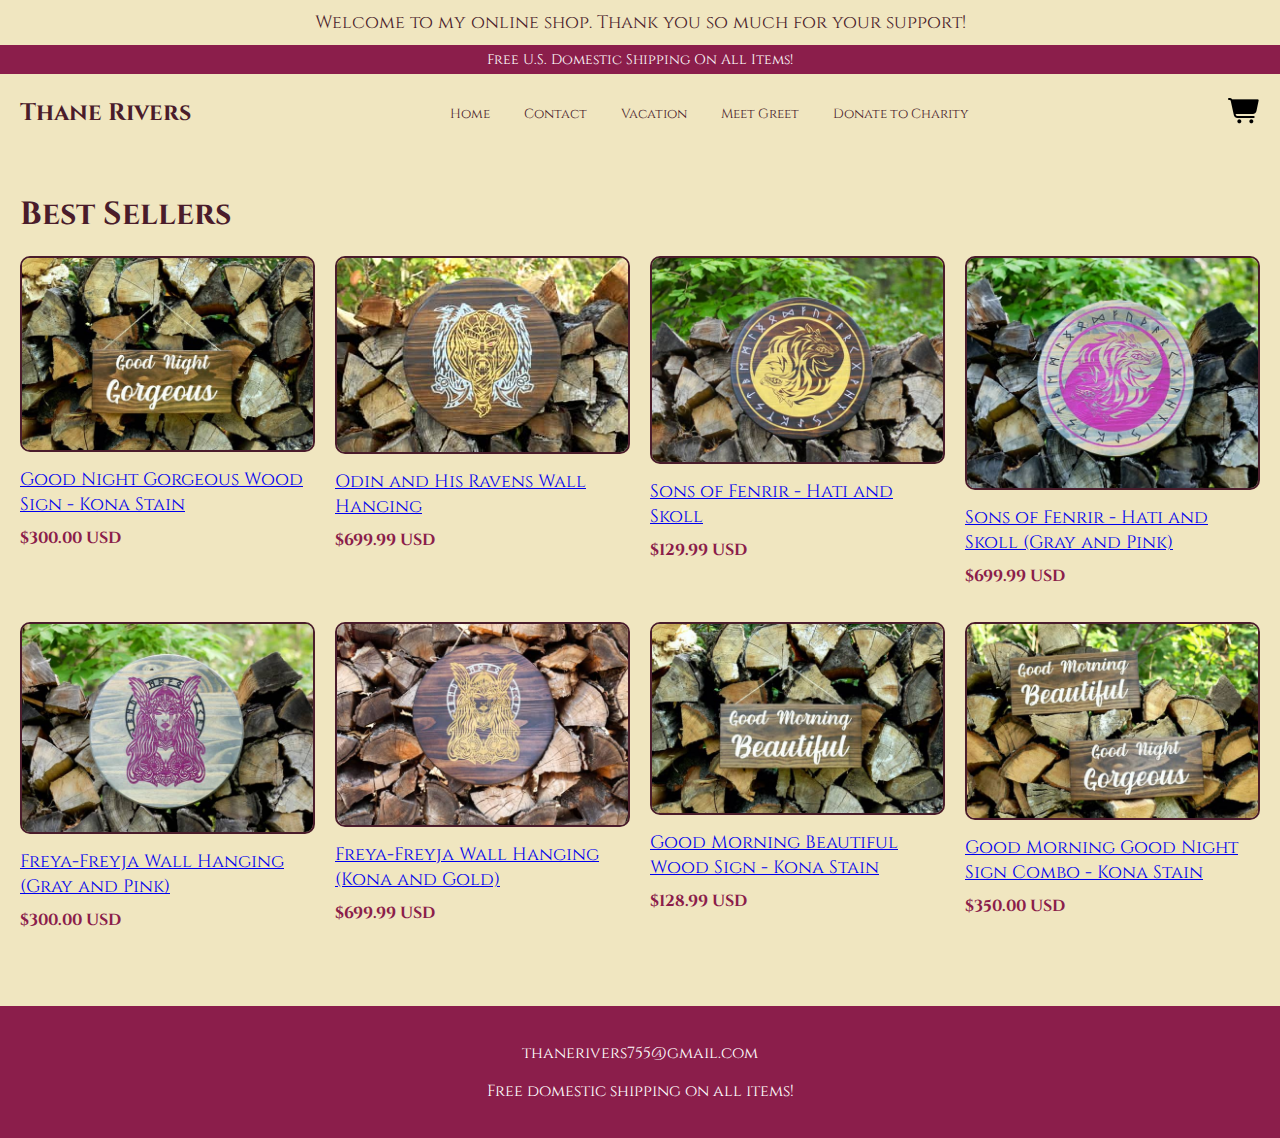
<file: index.html>
<!DOCTYPE html>
<html lang="en">
  <head>
    <meta charset="UTF-8" />
    <meta name="viewport" content="width=device-width, initial-scale=1.0" />
    <title>Thane Rivers</title>
    <link
      href="https://fonts.googleapis.com/css2?family=Cinzel:wght@400;700&display=swap"
      rel="stylesheet"
    />
    <link rel="stylesheet" href="homepage\styles.css" />
  </head>
  <body>
    <div class="top-banner">
      Welcome to my online shop. Thank you so much for your support!
    </div>
    <div class="shipping-banner">Free U.S. Domestic Shipping On All Items!</div>
    <header>
      <div class="logo">Thane Rivers</div>
      <nav>
        <a href="index.html"><small>Home</small></a>
        <a
          href="mailto: thanerivers755@gmail.com?subject=Inquires&body=1%20am%20interested%20in%20buy%20My%20name%is ."
          ><small>Contact</small></a
        >
        <a
          href="mailto: thanerivers755@gmail.com?subject=Inquires&body=1%20am%20interested%20in%20Vacation ."
          ><small>Vacation</small></a
        >
        <a
          href="mailto: thanerivers755@gmail.com?subject=Inquires&body=1%20am%20interested%20in%20Meet%20and%20greet%is ."
          ><small>Meet Greet</small></a
        >
        <a
          href="mailto: thanerivers755@gmail.com?subject=Inquires&body=1%20am%20interested%20in%20Donating%20to%20charity ."
          ><small>Donate to Charity</small></a
        >
      </nav>
      <div class="icons">
        <div class="icon">
          <img src="images/icons8-cart-32.png" alt="icons8-person-32" />
        </div>
      </div>
    </header>
    <main>
      <h1>Best Sellers</h1>
      <div class="products">
        <div class="product">
          <div class="image-container">
            <img
              src="images/good-night-gorgeous-wood-sign-kona-stain.jpg"
              alt="Good Night Gorgeous Wood Sign - Kona Stain"
            />
          </div>
          <div class="product-info">
            <div class="product-title">
              <a href="pages/Good Night Gorgeous Wood Sign - Kona Stain.html"
                >Good Night Gorgeous Wood Sign - Kona Stain</a
              >
            </div>
            <div class="product-price">$300.00 USD</div>
          </div>
        </div>
        <div class="product">
          <div class="image-container">
            <img
              src="images/odin-and-his-ravens-wall-wanging.jpg"
              alt="Odin and His Ravens Wall Hanging"
            />
          </div>
          <div class="product-info">
            <div class="product-title">
              <a href="pages/Odin and His Ravens Wall Hanging.html"
                >Odin and His Ravens Wall Hanging</a
              >
            </div>
            <div class="product-price">$699.99 USD</div>
          </div>
        </div>
        <div class="product">
          <div class="image-container">
            <img
              src="images/sons-of-fenrir-hati-and-skoll.jpg"
              alt="Sons of Fenrir - Hati and Skoll"
            />
          </div>
          <div class="product-info">
            <div class="product-title">
              <a href="pages/Sons of Fenrir - Hati and Skoll.html"
                >Sons of Fenrir - Hati and Skoll</a
              >
            </div>
            <div class="product-price">$129.99 USD</div>
          </div>
        </div>
        <div class="product">
          <div class="image-container">
            <img
              src="images/sons-of-fenrir-hati-and-skoll-(gray-and-pink).jpg"
              alt="Sons of Fenrir - Hati and Skoll (Gray and Pink)"
            />
          </div>
          <div class="product-info">
            <div class="product-title">
              <a
                href="pages/Sons of Fenrir - Hati and Skoll (Gray and Pink).html"
                >Sons of Fenrir - Hati and Skoll (Gray and Pink)</a
              >
            </div>
            <div class="product-price">$699.99 USD</div>
          </div>
        </div>
        <div class="product">
          <div class="image-container">
            <img
              src="images/freya-freyja-wall-hanging-(gray-and-pink).jpg"
              alt="Freya-Freyja Wall Hanging (Gray and Pink)"
            />
          </div>
          <div class="product-info">
            <div class="product-title">
              <a href="pages/Freya-Freyja Wall Hanging (Gray and Pink).html"
                >Freya-Freyja Wall Hanging (Gray and Pink)</a
              >
            </div>
            <div class="product-price">$300.00 USD</div>
          </div>
        </div>
        <div class="product">
          <div class="image-container">
            <img
              src="images/freya-freyja-wall-hanging-(kona-and-gold).jpg"
              alt="Freya-Freyja Wall Hanging (Kona and Gold)"
            />
          </div>
          <div class="product-info">
            <div class="product-title">
              <a href="pages/Freya-Freyja Wall Hanging (Kona and Gold).html"
                >Freya-Freyja Wall Hanging (Kona and Gold)</a
              >
            </div>
            <div class="product-price">$699.99 USD</div>
          </div>
        </div>
        <div class="product">
          <div class="image-container">
            <img
              src="images/good-morning-beautiful-wood-sign-kona-stain.jpg"
              alt="Good Morning Beautiful Wood Sign - Kona Stain"
            />
          </div>
          <div class="product-info">
            <div class="product-title">
              <a href="pages/Good Morning Beautiful Wood Sign - Kona Stain.html"
                >Good Morning Beautiful Wood Sign - Kona Stain</a
              >
            </div>
            <div class="product-price">$128.99 USD</div>
          </div>
        </div>
        <div class="product">
          <div class="image-container">
            <img
              src="images/good-morning-good-night-sign-combo-kona-stain.jpg"
              alt="Good Morning Good Night Sign Combo - Kona Stain"
            />
          </div>
          <div class="product-info">
            <div class="product-title">
              <a
                href="pages/Good Morning Good Night Sign Combo - Kona Stain.html"
                >Good Morning Good Night Sign Combo - Kona Stain</a
              >
            </div>
            <div class="product-price">$350.00 USD</div>
          </div>
        </div>
      </div>
    </main>
    <footer>
      <p>thanerivers755@gmail.com</p>
      <p>Free domestic shipping on all items!</p>
    </footer>
  </body>
</html>
</file>
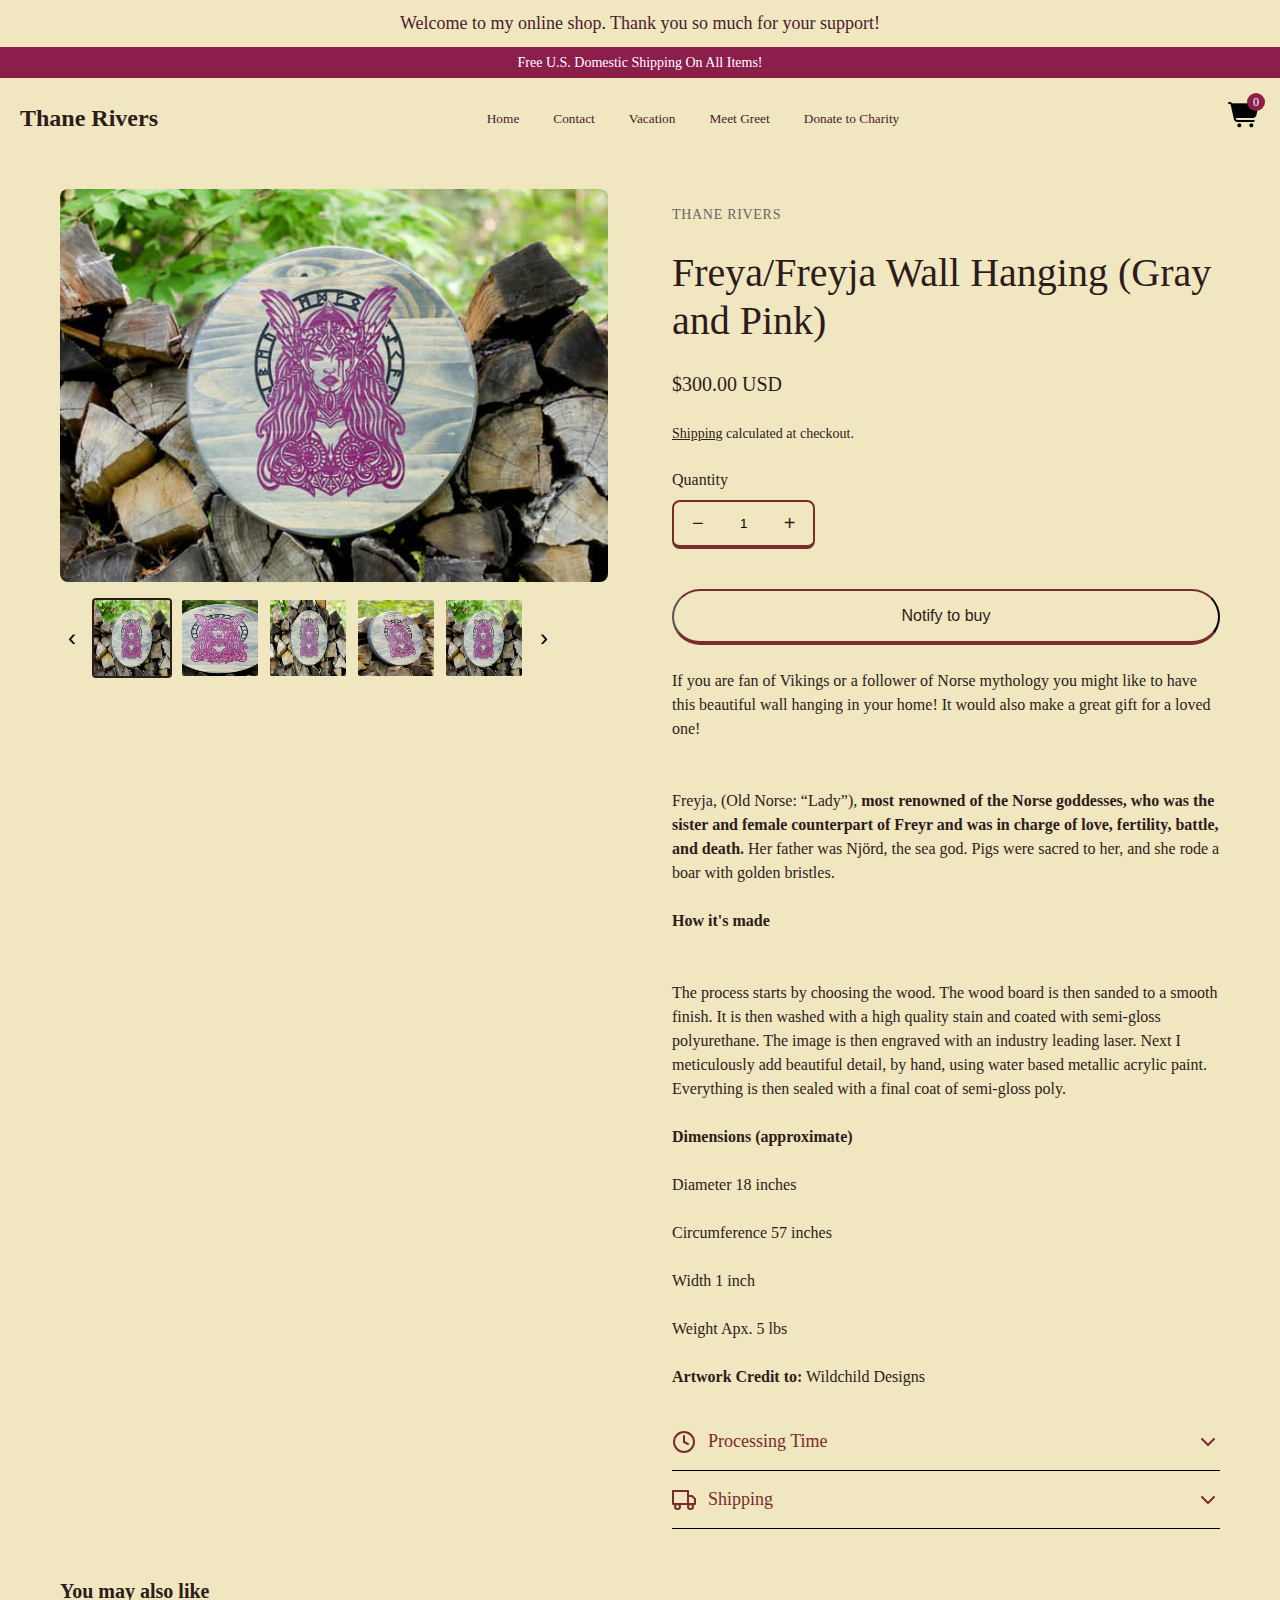
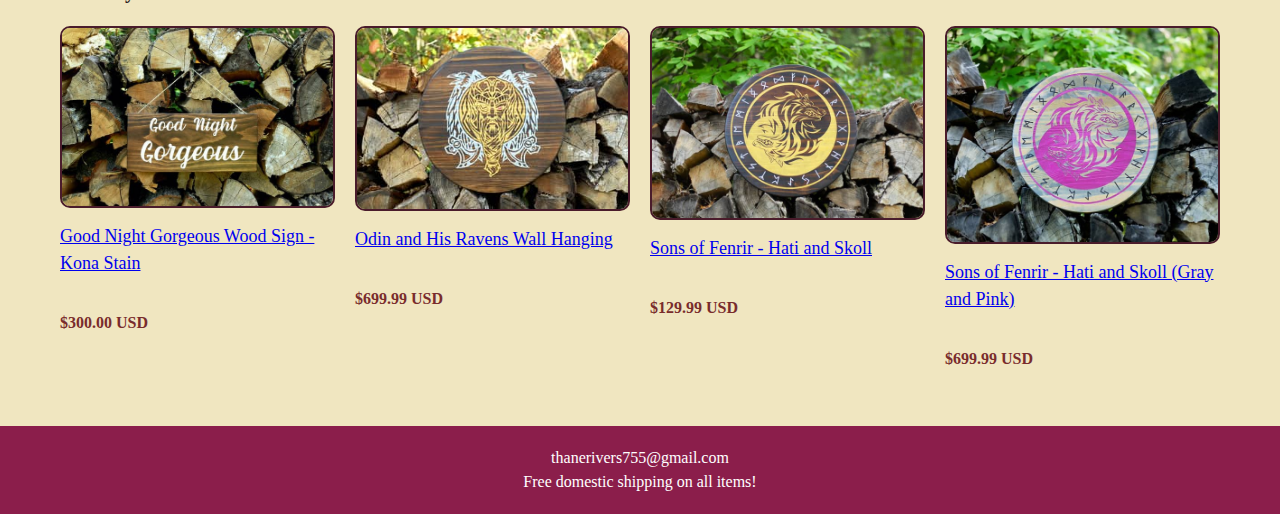
<file: pages/Freya-Freyja Wall Hanging (Gray and Pink).html>
<!DOCTYPE html>
<html lang="en">
  <head>
    <meta charset="UTF-8" />
    <meta name="viewport" content="width=device-width, initial-scale=1.0" />
    <title>Freya/Freyja Wall Hanging (Gray and Pink) – Thane Rivers</title>
    <link rel="stylesheet" href="../styles/styles.css" />
  </head>
  <body>
    <div class="top-banner">
      Welcome to my online shop. Thank you so much for your support!
    </div>
    <div class="shipping-banner">Free U.S. Domestic Shipping On All Items!</div>
    <header>
      <div class="logo">Thane Rivers</div>
      <nav>
        <a href="../index.html"><small>Home</small></a>
        <a
          href="mailto: thanerivers755@gmail.com?subject=Inquires&body=1%20am%20interested%20in%20buy%20My%20name%is ."
          ><small>Contact</small></a
        >
        <a
          href="mailto: thanerivers755@gmail.com?subject=Inquires&body=1%20am%20interested%20in%20Vacation ."
          ><small>Vacation</small></a
        >
        <a
          href="mailto: thanerivers755@gmail.com?subject=Inquires&body=1%20am%20interested%20in%20Meet%20and%20greet%is ."
          ><small>Meet Greet</small></a
        >
        <a
          href="mailto: thanerivers755@gmail.com?subject=Inquires&body=1%20am%20interested%20in%20Donating%20to%20charity ."
          ><small>Donate to Charity</small></a
        >
      </nav>
      <div class="icons">
        <div class="icon">
          <a href="#"
            ><img
              src="../images/icons8-cart-32.png"
              alt="icons8-cart-32"
            /><span id="cart-count" class="cart-count">0</span></a
          >
        </div>
      </div>
    </header>

    <main class="container">
      <div class="product-layout">
        <div class="product-gallery">
          <div class="main-image">
            <img
              src="../images/freya-freyja-wall-hanging-(gray-and-pink).jpg"
              alt="Freya/Freyja Wall Hanging (Gray and Pink)"
            />
          </div>
          <div class="gallery-thumbnails">
            <button class="gallery-nav prev">‹</button>
            <div class="thumbnail-container">
              <img
                src="../images/freya-freyja-wall-hanging-(gray-and-pink).jpg"
                alt="Thumbnail 1"
                class="active"
              />
              <img
                src="../images/freya-freyja-wall-hanging-(gray-and-pink)1.jpg"
                alt="Thumbnail 2"
              />
              <img
                src="../images/freya-freyja-wall-hanging-(gray-and-pink)2.jpg"
                alt="Thumbnail 3"
              />
              <img
                src="../images/freya-freyja-wall-hanging-(gray-and-pink)3.jpg"
                alt="Thumbnail 4"
              />
              <img
                src="../images/freya-freyja-wall-hanging-(gray-and-pink)4.jpg"
                alt="Thumbnail 5"
              />
            </div>
            <button class="gallery-nav next">›</button>
          </div>
        </div>

        <div class="product-info">
          <div class="brand">THANE RIVERS</div>
          <h1>Freya/Freyja Wall Hanging (Gray and Pink)</h1>

          <div class="price">
            <span class="regular-price">$300.00 USD</span>
          </div>

          <div class="shipping-info">
            <a href="#">Shipping</a> calculated at checkout.
          </div>

          <div class="quantity-selector">
            <label for="quantity">Quantity</label>
            <div class="quantity-wrapper">
              <button class="quantity-btn minus" id="decrease">−</button>
              <input type="number" id="quantity" value="1" min="1" />
              <button class="quantity-btn plus" id="increase">+</button>
            </div>
          </div>

          <div class="purchase-buttons">
            <button id="add-to-cart" class="add-to-cart">Notify to buy</button>
          </div>
          <div id="cart-dropdown">
            <button class="close-btn">&times;</button>
            <h2>You are about to buy</h2>
            <div class="cart-item">
              <img
                src="../images/freya-freyja-wall-hanging-(gray-and-pink).jpg"
                alt="Odin and His Ravens Wall Hanging"
              />
              <div>
                <h3>Freya-Freyja Wall Hanging (Gray and Pink)</h3>
                <p>Quantity: <span id="cart-quantity"></span></p>
              </div>
            </div>
            <div class="cart-buttons">
              <button id="view-cart">
                <a
                  href="mailto: thanerivers755@gmail.com?subject=Freya-Freyja Wall Hanging (Gray and Pink)&body=1%20am%20interested%20in%20buy%20Freya-Freyja Wall Hanging (Kona and Gold) ."
                  >Buy</a
                >
              </button>
              <button id="continue-shopping">Continue shopping</button>
            </div>
          </div>
          <div>
            <p>
              If you are fan of Vikings or a follower of Norse mythology you
              might like to have this beautiful wall hanging in your home! It
              would also make a great gift for a loved one!
            </p>

            <br /><br />
            <p>
              Freyja, (Old Norse: “Lady”),
              <b
                >most renowned of the Norse goddesses, who was the sister and
                female counterpart of Freyr and was in charge of love,
                fertility, battle, and death.</b
              >
              Her father was Njörd, the sea god. Pigs were sacred to her, and
              she rode a boar with golden bristles.
            </p>

            <br />
            <p><b>How it's made</b></p>

            <br />
            <br />
            <p>
              The process starts by choosing the wood. The wood board is then
              sanded to a smooth finish. It is then washed with a high quality
              stain and coated with semi-gloss polyurethane. The image is then
              engraved with an industry leading laser. Next I meticulously add
              beautiful detail, by hand, using water based metallic acrylic
              paint. Everything is then sealed with a final coat of semi-gloss
              poly.
            </p>

            <br />
            <b><p>Dimensions (approximate)</p></b>

            <br />
            <p>Diameter 18 inches</p>

            <br />
            <p>Circumference 57 inches</p>

            <br />
            <p>Width 1 inch</p>

            <br />
            <p>Weight Apx. 5 lbs</p>

            <p><br /><b>Artwork Credit to:</b> Wildchild Designs</p>
          </div>
          <div class="shipping-accordion">
            <div class="accordion-item">
              <input
                type="checkbox"
                id="accordion-processing"
                class="accordion-toggle"
              />
              <label for="accordion-processing" class="accordion-trigger">
                <svg
                  xmlns="http://www.w3.org/2000/svg"
                  width="24"
                  height="24"
                  viewBox="0 0 24 24"
                  fill="none"
                  stroke="currentColor"
                  stroke-width="2"
                  stroke-linecap="round"
                  stroke-linejoin="round"
                  class="accordion-icon"
                >
                  <circle cx="12" cy="12" r="10" />
                  <polyline points="12 6 12 12 16 14" />
                </svg>
                Processing Time
                <svg
                  xmlns="http://www.w3.org/2000/svg"
                  width="24"
                  height="24"
                  viewBox="0 0 24 24"
                  fill="none"
                  stroke="currentColor"
                  stroke-width="2"
                  stroke-linecap="round"
                  stroke-linejoin="round"
                  class="chevron"
                >
                  <polyline points="6 9 12 15 18 9" />
                </svg>
              </label>
              <div class="accordion-content">
                <p>All products take 5-7 business days to process.</p>
              </div>
            </div>
            <div class="accordion-item">
              <input
                type="checkbox"
                id="accordion-shipping"
                class="accordion-toggle"
              />
              <label for="accordion-shipping" class="accordion-trigger">
                <svg
                  xmlns="http://www.w3.org/2000/svg"
                  width="24"
                  height="24"
                  viewBox="0 0 24 24"
                  fill="none"
                  stroke="currentColor"
                  stroke-width="2"
                  stroke-linecap="round"
                  stroke-linejoin="round"
                  class="accordion-icon"
                >
                  <rect x="1" y="3" width="15" height="13" />
                  <polygon points="16 8 20 8 23 11 23 16 16 16 16 8" />
                  <circle cx="5.5" cy="18.5" r="2.5" />
                  <circle cx="18.5" cy="18.5" r="2.5" />
                </svg>
                Shipping
                <svg
                  xmlns="http://www.w3.org/2000/svg"
                  width="24"
                  height="24"
                  viewBox="0 0 24 24"
                  fill="none"
                  stroke="currentColor"
                  stroke-width="2"
                  stroke-linecap="round"
                  stroke-linejoin="round"
                  class="chevron"
                >
                  <polyline points="6 9 12 15 18 9" />
                </svg>
              </label>
              <div class="accordion-content">
                <p>
                  Free domestic shipping via USPS Priority Mail. Shipping
                  upgrade available at checkout.
                </p>
              </div>
            </div>
          </div>
        </div>
      </div>
      <script src="../js/script.js"></script>
      <h2>You may also like</h2>
      <div class="products">
        <div class="product">
          <div class="image-container">
            <img
              src="../images/good-night-gorgeous-wood-sign-kona-stain.jpg"
              alt="Good Night Gorgeous Wood Sign - Kona Stain"
            />
          </div>
          <div class="product-info">
            <div class="product-title">
              <a href="../pages/Good Night Gorgeous Wood Sign - Kona Stain.html"
                >Good Night Gorgeous Wood Sign - Kona Stain</a
              >
            </div>
            <div class="product-price">$300.00 USD</div>
          </div>
        </div>
        <div class="product">
          <div class="image-container">
            <img
              src="../images/odin-and-his-ravens-wall-wanging.jpg"
              alt="Odin and His Ravens Wall Hanging"
            />
          </div>
          <div class="product-info">
            <div class="product-title">
              <a href="../pages/Odin and His Ravens Wall Hanging.html"
                >Odin and His Ravens Wall Hanging</a
              >
            </div>
            <div class="product-price">$699.99 USD</div>
          </div>
        </div>
        <div class="product">
          <div class="image-container">
            <img
              src="../images/sons-of-fenrir-hati-and-skoll.jpg"
              alt="Sons of Fenrir - Hati and Skoll"
            />
          </div>
          <div class="product-info">
            <div class="product-title">
              <a href="../pages/Sons of Fenrir - Hati and Skoll.html"
                >Sons of Fenrir - Hati and Skoll</a
              >
            </div>
            <div class="product-price">$129.99 USD</div>
          </div>
        </div>
        <div class="product">
          <div class="image-container">
            <img
              src="../images/sons-of-fenrir-hati-and-skoll-(gray-and-pink).jpg"
              alt="Sons of Fenrir - Hati and Skoll (Gray and Pink)"
            />
          </div>
          <div class="product-info">
            <div class="product-title">
              <a
                href="../pages/Sons of Fenrir - Hati and Skoll (Gray and Pink).html"
                ><p>Sons of Fenrir - Hati and Skoll (Gray and Pink)</p></a
              >
            </div>
            <div class="product-price">$699.99 USD</div>
          </div>
        </div>
      </div>
    </main>
    <footer>
      <p>thanerivers755@gmail.com</p>
      <p>Free domestic shipping on all items!</p>
    </footer>
  </body>
</html>
</file>
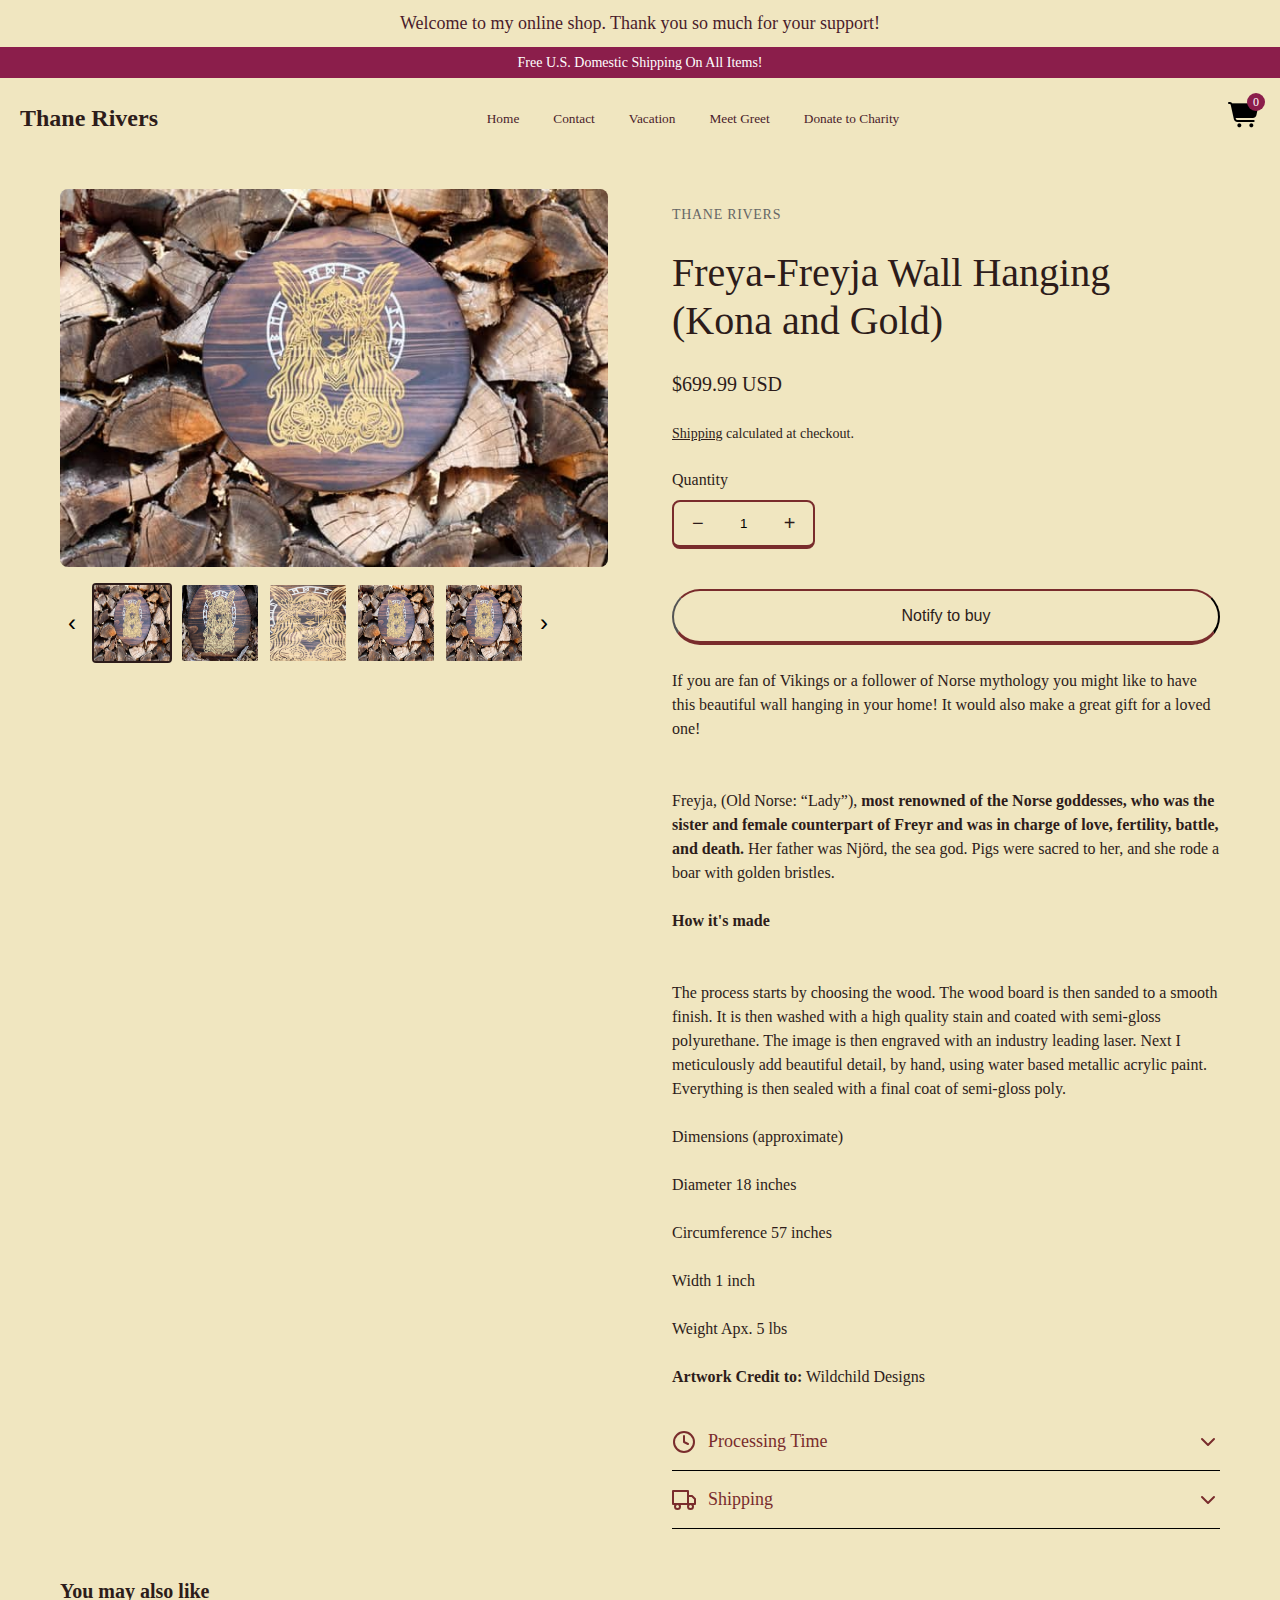
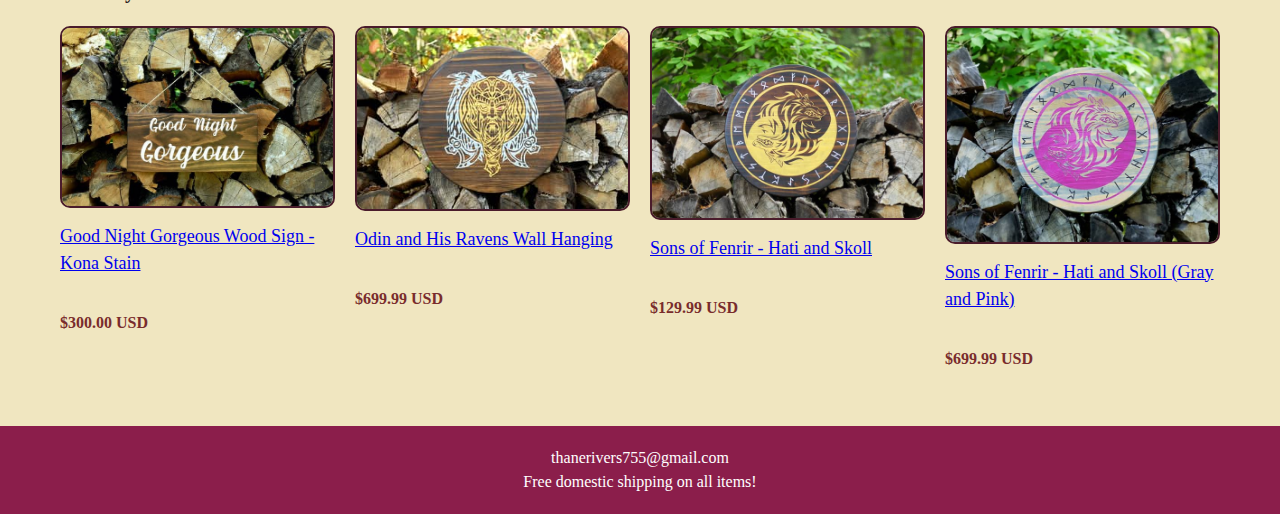
<file: pages/Freya-Freyja Wall Hanging (Kona and Gold).html>
<!DOCTYPE html>
<html lang="en">
  <head>
    <meta charset="UTF-8" />
    <meta name="viewport" content="width=device-width, initial-scale=1.0" />
    <title>Freya/Freyja Wall Hanging (Gray and Pink) – Thane Rivers</title>
    <link rel="stylesheet" href="../styles/styles.css" />
  </head>
  <body>
    <div class="top-banner">
      Welcome to my online shop. Thank you so much for your support!
    </div>
    <div class="shipping-banner">Free U.S. Domestic Shipping On All Items!</div>
    <header>
      <div class="logo">Thane Rivers</div>
      <nav>
        <a href="../index.html"><small>Home</small></a>
        <a
          href="mailto: thanerivers755@gmail.com?subject=Inquires&body=1%20am%20interested%20in%20buy%20My%20name%is ."
          ><small>Contact</small></a
        >
        <a
          href="mailto: thanerivers755@gmail.com?subject=Inquires&body=1%20am%20interested%20in%20Vacation ."
          ><small>Vacation</small></a
        >
        <a
          href="mailto: thanerivers755@gmail.com?subject=Inquires&body=1%20am%20interested%20in%20Meet%20and%20greet%is ."
          ><small>Meet Greet</small></a
        >
        <a
          href="mailto: thanerivers755@gmail.com?subject=Inquires&body=1%20am%20interested%20in%20Donating%20to%20charity ."
          ><small>Donate to Charity</small></a
        >
      </nav>
      <div class="icons">
        <div class="icon">
          <a href="#"
            ><img
              src="../images/icons8-cart-32.png"
              alt="icons8-cart-32"
            /><span id="cart-count" class="cart-count">0</span></a
          >
        </div>
      </div>
    </header>

    <main class="container">
      <div class="product-layout">
        <div class="product-gallery">
          <div class="main-image">
            <img
              src="../images/freya-freyja-wall-hanging-(kona-and-gold).jpg"
              alt="Freya/Freyja Wall Hanging (Kona and Gold)"
            />
          </div>
          <div class="gallery-thumbnails">
            <button class="gallery-nav prev">‹</button>
            <div class="thumbnail-container">
              <img
                src="../images/freya-freyja-wall-hanging-(kona-and-gold).jpg"
                alt="Thumbnail 1"
                class="active"
              />
              <img
                src="../images/freya-freyja-wall-hanging-(kona-and-gold)2.webp"
                alt="Thumbnail 2"
              />
              <img
                src="../images/freya-freyja-wall-hanging-(kona-and-gold)3.webp"
                alt="Thumbnail 3"
              />
              <img
                src="../images/freya-freyja-wall-hanging-(kona-and-gold)4.webp"
                alt="Thumbnail 4"
              />
              <img
                src="../images/freya-freyja-wall-hanging-(kona-and-gold)5.webp"
                alt="Thumbnail 5"
              />
            </div>
            <button class="gallery-nav next">›</button>
          </div>
        </div>

        <div class="product-info">
          <div class="brand">THANE RIVERS</div>
          <h1>Freya-Freyja Wall Hanging (Kona and Gold)</h1>

          <div class="price">
            <span class="regular-price">$699.99 USD</span>
          </div>

          <div class="shipping-info">
            <a href="#">Shipping</a> calculated at checkout.
          </div>

          <div class="quantity-selector">
            <label for="quantity">Quantity</label>
            <div class="quantity-wrapper">
              <button class="quantity-btn minus" id="decrease">−</button>
              <input type="number" id="quantity" value="1" min="1" />
              <button class="quantity-btn plus" id="increase">+</button>
            </div>
          </div>

          <div class="purchase-buttons">
            <button id="add-to-cart" class="add-to-cart">Notify to buy</button>
          </div>
          <div id="cart-dropdown">
            <button class="close-btn">&times;</button>
            <h2>You are about to buy</h2>
            <div class="cart-item">
              <img
                src="../images/freya-freyja-wall-hanging-(kona-and-gold).jpg"
                alt="Odin and His Ravens Wall Hanging"
              />
              <div>
                <h3>Freya-Freyja Wall Hanging (Kona and Gold)</h3>
                <p>Quantity: <span id="cart-quantity"></span></p>
              </div>
            </div>
            <div class="cart-buttons">
              <button id="view-cart">
                <a
                  href="mailto: thanerivers755@gmail.com?subject=Freya-Freyja Wall Hanging (Kona and Gray)&body=1%20am%20interested%20in%20buy%20Freya-Freyja Wall Hanging (Kona and Gold) ."
                  >Buy</a
                >
              </button>
              <button id="continue-shopping">Continue shopping</button>
            </div>
          </div>
          <div>
            <p>
              If you are fan of Vikings or a follower of Norse mythology you
              might like to have this beautiful wall hanging in your home! It
              would also make a great gift for a loved one!
            </p>

            <br /><br />
            <p>
              Freyja, (Old Norse: “Lady”),
              <b
                >most renowned of the Norse goddesses, who was the sister and
                female counterpart of Freyr and was in charge of love,
                fertility, battle, and death.</b
              >
              Her father was Njörd, the sea god. Pigs were sacred to her, and
              she rode a boar with golden bristles.
            </p>

            <br />
            <p><b>How it's made</b></p>

            <br />
            <br />
            <p>
              The process starts by choosing the wood. The wood board is then
              sanded to a smooth finish. It is then washed with a high quality
              stain and coated with semi-gloss polyurethane. The image is then
              engraved with an industry leading laser. Next I meticulously add
              beautiful detail, by hand, using water based metallic acrylic
              paint. Everything is then sealed with a final coat of semi-gloss
              poly.
            </p>

            <br />
            <p>Dimensions (approximate)</p>

            <br />
            <p>Diameter 18 inches</p>

            <br />
            <p>Circumference 57 inches</p>

            <br />
            <p>Width 1 inch</p>

            <br />
            <p>Weight Apx. 5 lbs</p>

            <p><br /><b>Artwork Credit to:</b> Wildchild Designs</p>
          </div>
          <div class="shipping-accordion">
            <div class="accordion-item">
              <input
                type="checkbox"
                id="accordion-processing"
                class="accordion-toggle"
              />
              <label for="accordion-processing" class="accordion-trigger">
                <svg
                  xmlns="http://www.w3.org/2000/svg"
                  width="24"
                  height="24"
                  viewBox="0 0 24 24"
                  fill="none"
                  stroke="currentColor"
                  stroke-width="2"
                  stroke-linecap="round"
                  stroke-linejoin="round"
                  class="accordion-icon"
                >
                  <circle cx="12" cy="12" r="10" />
                  <polyline points="12 6 12 12 16 14" />
                </svg>
                Processing Time
                <svg
                  xmlns="http://www.w3.org/2000/svg"
                  width="24"
                  height="24"
                  viewBox="0 0 24 24"
                  fill="none"
                  stroke="currentColor"
                  stroke-width="2"
                  stroke-linecap="round"
                  stroke-linejoin="round"
                  class="chevron"
                >
                  <polyline points="6 9 12 15 18 9" />
                </svg>
              </label>
              <div class="accordion-content">
                <p>All products take 5-7 business days to process.</p>
              </div>
            </div>
            <div class="accordion-item">
              <input
                type="checkbox"
                id="accordion-shipping"
                class="accordion-toggle"
              />
              <label for="accordion-shipping" class="accordion-trigger">
                <svg
                  xmlns="http://www.w3.org/2000/svg"
                  width="24"
                  height="24"
                  viewBox="0 0 24 24"
                  fill="none"
                  stroke="currentColor"
                  stroke-width="2"
                  stroke-linecap="round"
                  stroke-linejoin="round"
                  class="accordion-icon"
                >
                  <rect x="1" y="3" width="15" height="13" />
                  <polygon points="16 8 20 8 23 11 23 16 16 16 16 8" />
                  <circle cx="5.5" cy="18.5" r="2.5" />
                  <circle cx="18.5" cy="18.5" r="2.5" />
                </svg>
                Shipping
                <svg
                  xmlns="http://www.w3.org/2000/svg"
                  width="24"
                  height="24"
                  viewBox="0 0 24 24"
                  fill="none"
                  stroke="currentColor"
                  stroke-width="2"
                  stroke-linecap="round"
                  stroke-linejoin="round"
                  class="chevron"
                >
                  <polyline points="6 9 12 15 18 9" />
                </svg>
              </label>
              <div class="accordion-content">
                <p>
                  Free domestic shipping via USPS Priority Mail. Shipping
                  upgrade available at checkout.
                </p>
              </div>
            </div>
          </div>
        </div>
      </div>
      <script src="../js/script.js"></script>
      <h2>You may also like</h2>
      <div class="products">
        <div class="product">
          <div class="image-container">
            <img
              src="../images/good-night-gorgeous-wood-sign-kona-stain.jpg"
              alt="Good Night Gorgeous Wood Sign - Kona Stain"
            />
          </div>
          <div class="product-info">
            <div class="product-title">
              <a href="../pages/Good Night Gorgeous Wood Sign - Kona Stain.html"
                >Good Night Gorgeous Wood Sign - Kona Stain</a
              >
            </div>
            <div class="product-price">$300.00 USD</div>
          </div>
        </div>
        <div class="product">
          <div class="image-container">
            <img
              src="../images/odin-and-his-ravens-wall-wanging.jpg"
              alt="Odin and His Ravens Wall Hanging"
            />
          </div>
          <div class="product-info">
            <div class="product-title">
              <a href="../pages/Odin and His Ravens Wall Hanging.html"
                >Odin and His Ravens Wall Hanging</a
              >
            </div>
            <div class="product-price">$699.99 USD</div>
          </div>
        </div>
        <div class="product">
          <div class="image-container">
            <img
              src="../images/sons-of-fenrir-hati-and-skoll.jpg"
              alt="Sons of Fenrir - Hati and Skoll"
            />
          </div>
          <div class="product-info">
            <div class="product-title">
              <a href="../pages/Sons of Fenrir - Hati and Skoll.html"
                >Sons of Fenrir - Hati and Skoll</a
              >
            </div>
            <div class="product-price">$129.99 USD</div>
          </div>
        </div>
        <div class="product">
          <div class="image-container">
            <img
              src="../images/sons-of-fenrir-hati-and-skoll-(gray-and-pink).jpg"
              alt="Sons of Fenrir - Hati and Skoll (Gray and Pink)"
            />
          </div>
          <div class="product-info">
            <div class="product-title">
              <a
                href="../pages/Sons of Fenrir - Hati and Skoll (Gray and Pink).html"
                ><p>Sons of Fenrir - Hati and Skoll (Gray and Pink)</p></a
              >
            </div>
            <div class="product-price">$699.99 USD</div>
          </div>
        </div>
      </div>
    </main>
    <footer>
      <p>thanerivers755@gmail.com</p>
      <p>Free domestic shipping on all items!</p>
    </footer>
  </body>
</html>
</file>
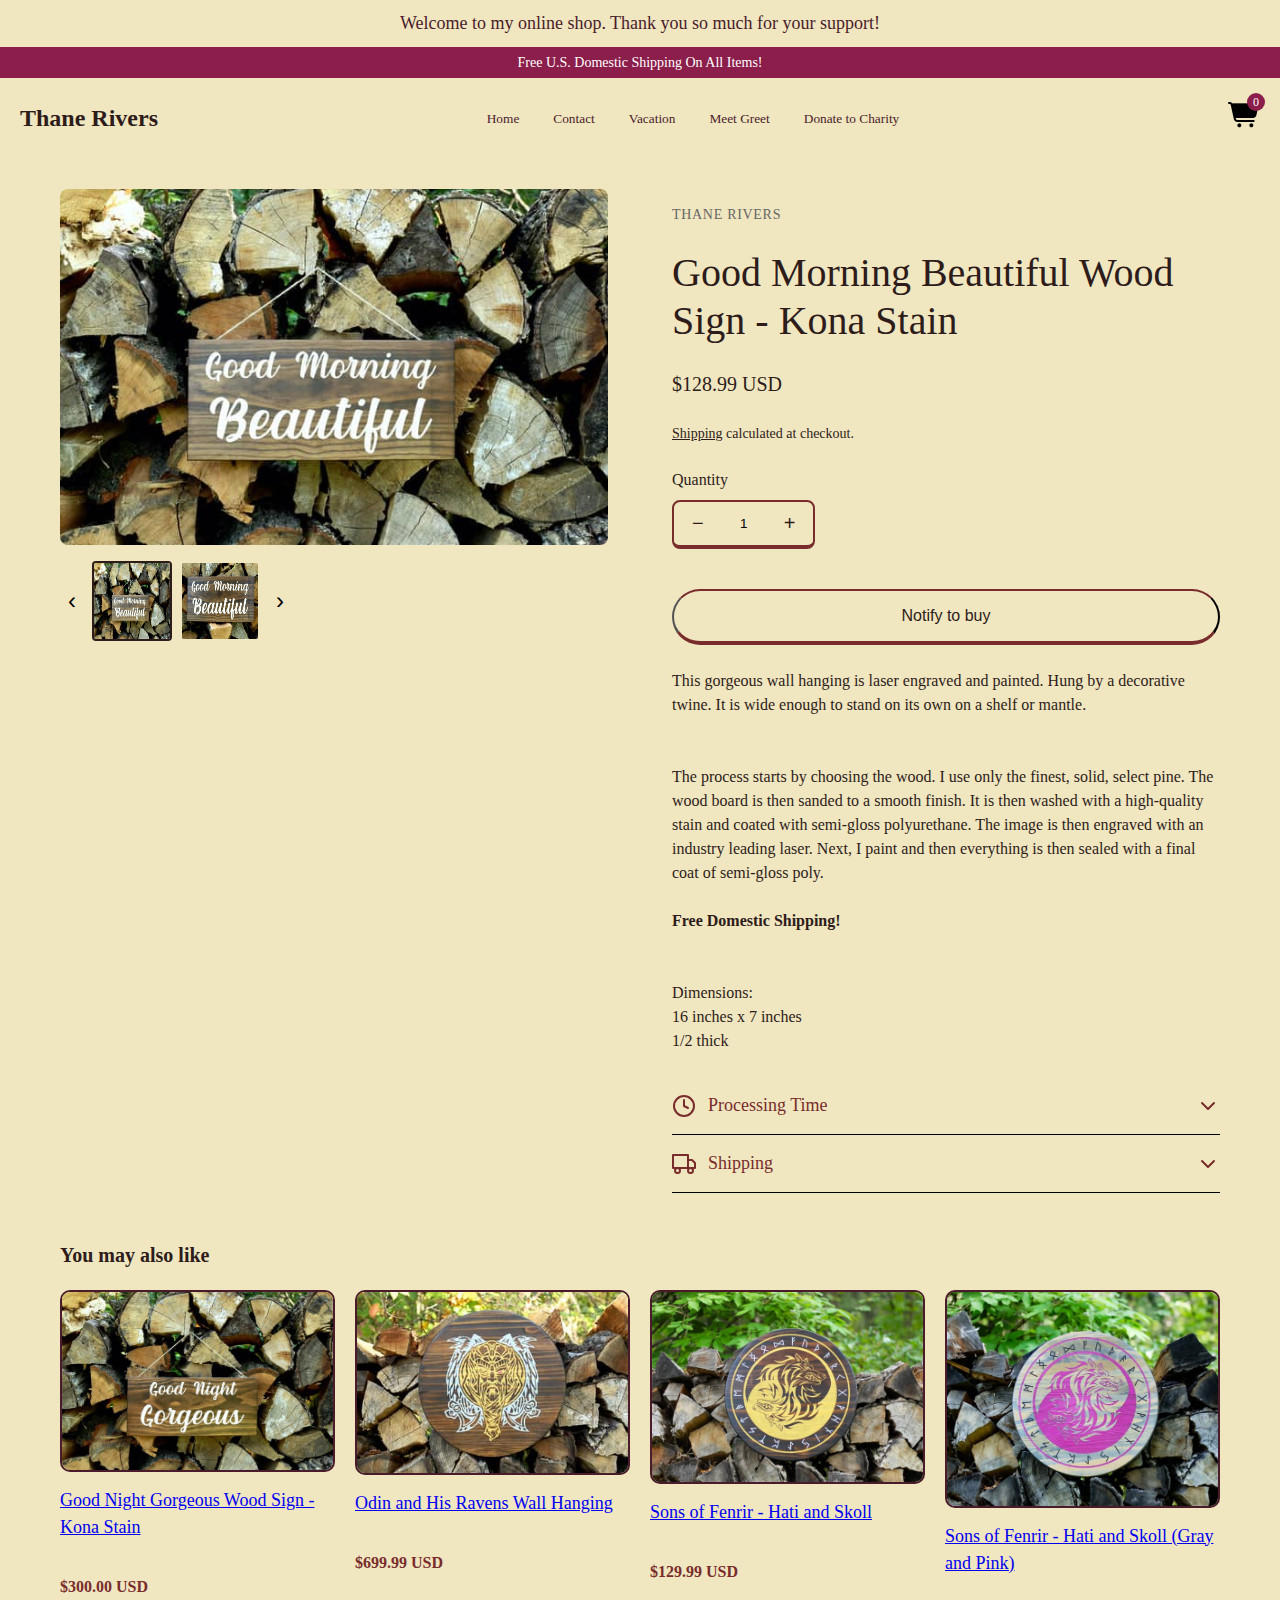
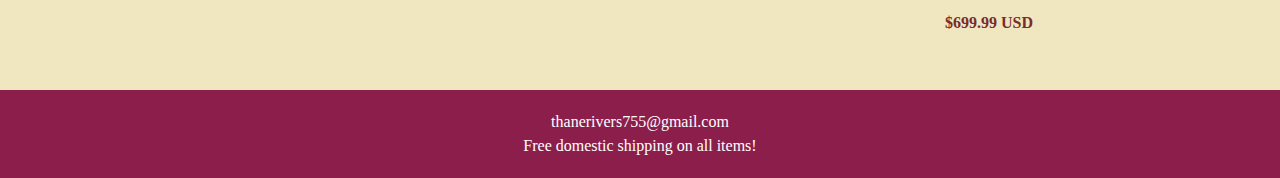
<file: pages/Good Morning Beautiful Wood Sign - Kona Stain.html>
<!DOCTYPE html>
<html lang="en">
  <head>
    <meta charset="UTF-8" />
    <meta name="viewport" content="width=device-width, initial-scale=1.0" />
    <title>Good Morning Beautiful Wood Sign - Kona Stain – Thane Rivers</title>
    <link rel="stylesheet" href="../styles/styles.css" />
  </head>
  <body>
    <div class="top-banner">
      Welcome to my online shop. Thank you so much for your support!
    </div>
    <div class="shipping-banner">Free U.S. Domestic Shipping On All Items!</div>
    <header>
      <div class="logo">Thane Rivers</div>
      <nav>
        <a href="../index.html"><small>Home</small></a>
        <a
          href="mailto: thanerivers755@gmail.com?subject=Inquires&body=1%20am%20interested%20in%20buy%20My%20name%is ."
          ><small>Contact</small></a
        >
        <a
          href="mailto: thanerivers755@gmail.com?subject=Inquires&body=1%20am%20interested%20in%20Vacation ."
          ><small>Vacation</small></a
        >
        <a
          href="mailto: thanerivers755@gmail.com?subject=Inquires&body=1%20am%20interested%20in%20Meet%20and%20greet%is ."
          ><small>Meet Greet</small></a
        >
        <a
          href="mailto: thanerivers755@gmail.com?subject=Inquires&body=1%20am%20interested%20in%20Donating%20to%20charity ."
          ><small>Donate to Charity</small></a
        >
      </nav>
      <div class="icons">
        <div class="icon">
          <a href="#"
            ><img
              src="../images/icons8-cart-32.png"
              alt="icons8-cart-32"
            /><span id="cart-count" class="cart-count">0</span></a
          >
        </div>
      </div>
    </header>

    <main class="container">
      <div class="product-layout">
        <div class="product-gallery">
          <div class="main-image">
            <img
              src="../images/good-morning-beautiful-wood-sign-kona-stain.jpg"
              alt="Freya/Freyja Wall Hanging (Gray and Pink)"
            />
          </div>
          <div class="gallery-thumbnails">
            <button class="gallery-nav prev">‹</button>
            <div class="thumbnail-container">
              <img
                src="../images/good-morning-beautiful-wood-sign-kona-stain1.webp"
                alt="Thumbnail 1"
                class="active"
              />
              <img
                src="../images/good-morning-beautiful-wood-sign-kona-stain2.webp"
                alt="Thumbnail 2"
              />
            </div>
            <button class="gallery-nav next">›</button>
          </div>
        </div>

        <div class="product-info">
          <div class="brand">THANE RIVERS</div>
          <h1>Good Morning Beautiful Wood Sign - Kona Stain</h1>

          <div class="price">
            <span class="regular-price">$128.99 USD</span>
          </div>

          <div class="shipping-info">
            <a href="#">Shipping</a> calculated at checkout.
          </div>

          <div class="quantity-selector">
            <label for="quantity">Quantity</label>
            <div class="quantity-wrapper">
              <button class="quantity-btn minus" id="decrease">−</button>
              <input type="number" id="quantity" value="1" min="1" />
              <button class="quantity-btn plus" id="increase">+</button>
            </div>
          </div>

          <div class="purchase-buttons">
            <button class="add-to-cart" id="add-to-cart">Notify to buy</button>
            <div id="cart-dropdown">
              <button class="close-btn">&times;</button>
              <h2>
                <p><small>You are about to buy</small></p>
              </h2>
              <div class="cart-item">
                <img
                  src="../images/good-morning-beautiful-wood-sign-kona-stain.jpg"
                  alt="Odin and His Ravens Wall Hanging"
                />
                <div>
                  <h3><p>Good Morning Beautiful Wood Sign - Kona Stain</p></h3>
                  <p>Quantity: <span id="cart-quantity"></span></p>
                </div>
              </div>
              <div class="cart-buttons">
                <button id="view-cart">
                  <a
                    href="mailto: thanerivers755@gmail.com?subject=Good Morning Beautiful Wood Sign - Kona Stain&body=1%20am%20interested%20in%20buy%20Good Morning Beautiful Wood Sign - Kona Stain ."
                    >Buy</a
                  >
                </button>
                <button id="continue-shopping">Continue shopping</button>
              </div>
            </div>
          </div>
          <div>
            <p>
              This gorgeous wall hanging is laser engraved and painted. Hung by
              a decorative twine. It is wide enough to stand on its own on a
              shelf or mantle.
            </p>

            <br /><br />
            <p>
              The process starts by choosing the wood. I use only the finest,
              solid, select pine. The wood board is then sanded to a smooth
              finish. It is then washed with a high-quality stain and coated
              with semi-gloss polyurethane. The image is then engraved with an
              industry leading laser. Next, I paint and then everything is then
              sealed with a final coat of semi-gloss poly.
            </p>

            <br />
            <p><b>﻿Free Domestic Shipping!</b></p>

            <br />
            <br />
            <p>Dimensions:</p>
            <p>16 inches x 7 inches</p>
            <p>1/2 thick</p>
          </div>
          <div class="shipping-accordion">
            <div class="accordion-item">
              <input
                type="checkbox"
                id="accordion-processing"
                class="accordion-toggle"
              />
              <label for="accordion-processing" class="accordion-trigger">
                <svg
                  xmlns="http://www.w3.org/2000/svg"
                  width="24"
                  height="24"
                  viewBox="0 0 24 24"
                  fill="none"
                  stroke="currentColor"
                  stroke-width="2"
                  stroke-linecap="round"
                  stroke-linejoin="round"
                  class="accordion-icon"
                >
                  <circle cx="12" cy="12" r="10" />
                  <polyline points="12 6 12 12 16 14" />
                </svg>
                Processing Time
                <svg
                  xmlns="http://www.w3.org/2000/svg"
                  width="24"
                  height="24"
                  viewBox="0 0 24 24"
                  fill="none"
                  stroke="currentColor"
                  stroke-width="2"
                  stroke-linecap="round"
                  stroke-linejoin="round"
                  class="chevron"
                >
                  <polyline points="6 9 12 15 18 9" />
                </svg>
              </label>
              <div class="accordion-content">
                <p>All products take 5-7 business days to process.</p>
              </div>
            </div>
            <div class="accordion-item">
              <input
                type="checkbox"
                id="accordion-shipping"
                class="accordion-toggle"
              />
              <label for="accordion-shipping" class="accordion-trigger">
                <svg
                  xmlns="http://www.w3.org/2000/svg"
                  width="24"
                  height="24"
                  viewBox="0 0 24 24"
                  fill="none"
                  stroke="currentColor"
                  stroke-width="2"
                  stroke-linecap="round"
                  stroke-linejoin="round"
                  class="accordion-icon"
                >
                  <rect x="1" y="3" width="15" height="13" />
                  <polygon points="16 8 20 8 23 11 23 16 16 16 16 8" />
                  <circle cx="5.5" cy="18.5" r="2.5" />
                  <circle cx="18.5" cy="18.5" r="2.5" />
                </svg>
                Shipping
                <svg
                  xmlns="http://www.w3.org/2000/svg"
                  width="24"
                  height="24"
                  viewBox="0 0 24 24"
                  fill="none"
                  stroke="currentColor"
                  stroke-width="2"
                  stroke-linecap="round"
                  stroke-linejoin="round"
                  class="chevron"
                >
                  <polyline points="6 9 12 15 18 9" />
                </svg>
              </label>
              <div class="accordion-content">
                <p>
                  Free domestic shipping via USPS Priority Mail. Shipping
                  upgrade available at checkout.
                </p>
              </div>
            </div>
          </div>
        </div>
      </div>
      <script src="../js/script.js"></script>
      <h2>You may also like</h2>
      <div class="products">
        <div class="product">
          <div class="image-container">
            <img
              src="../images/good-night-gorgeous-wood-sign-kona-stain.jpg"
              alt="Good Night Gorgeous Wood Sign - Kona Stain"
            />
          </div>
          <div class="product-info">
            <div class="product-title">
              <a href="../pages/Good Night Gorgeous Wood Sign - Kona Stain.html"
                >Good Night Gorgeous Wood Sign - Kona Stain</a
              >
            </div>
            <div class="product-price">$300.00 USD</div>
          </div>
        </div>
        <div class="product">
          <div class="image-container">
            <img
              src="../images/odin-and-his-ravens-wall-wanging.jpg"
              alt="Odin and His Ravens Wall Hanging"
            />
          </div>
          <div class="product-info">
            <div class="product-title">
              <a href="../pages/Odin and His Ravens Wall Hanging.html"
                >Odin and His Ravens Wall Hanging</a
              >
            </div>
            <div class="product-price">$699.99 USD</div>
          </div>
        </div>
        <div class="product">
          <div class="image-container">
            <img
              src="../images/sons-of-fenrir-hati-and-skoll.jpg"
              alt="Sons of Fenrir - Hati and Skoll"
            />
          </div>
          <div class="product-info">
            <div class="product-title">
              <a href="../pages/Sons of Fenrir - Hati and Skoll.html"
                >Sons of Fenrir - Hati and Skoll</a
              >
            </div>
            <div class="product-price">$129.99 USD</div>
          </div>
        </div>
        <div class="product">
          <div class="image-container">
            <img
              src="../images/sons-of-fenrir-hati-and-skoll-(gray-and-pink).jpg"
              alt="Sons of Fenrir - Hati and Skoll (Gray and Pink)"
            />
          </div>
          <div class="product-info">
            <div class="product-title">
              <a
                href="../pages/Sons of Fenrir - Hati and Skoll (Gray and Pink).html"
                ><p>Sons of Fenrir - Hati and Skoll (Gray and Pink)</p></a
              >
            </div>
            <div class="product-price">$699.99 USD</div>
          </div>
        </div>
      </div>
    </main>
    <footer>
      <p>thanerivers755@gmail.com</p>
      <p>Free domestic shipping on all items!</p>
    </footer>
  </body>
</html>
</file>
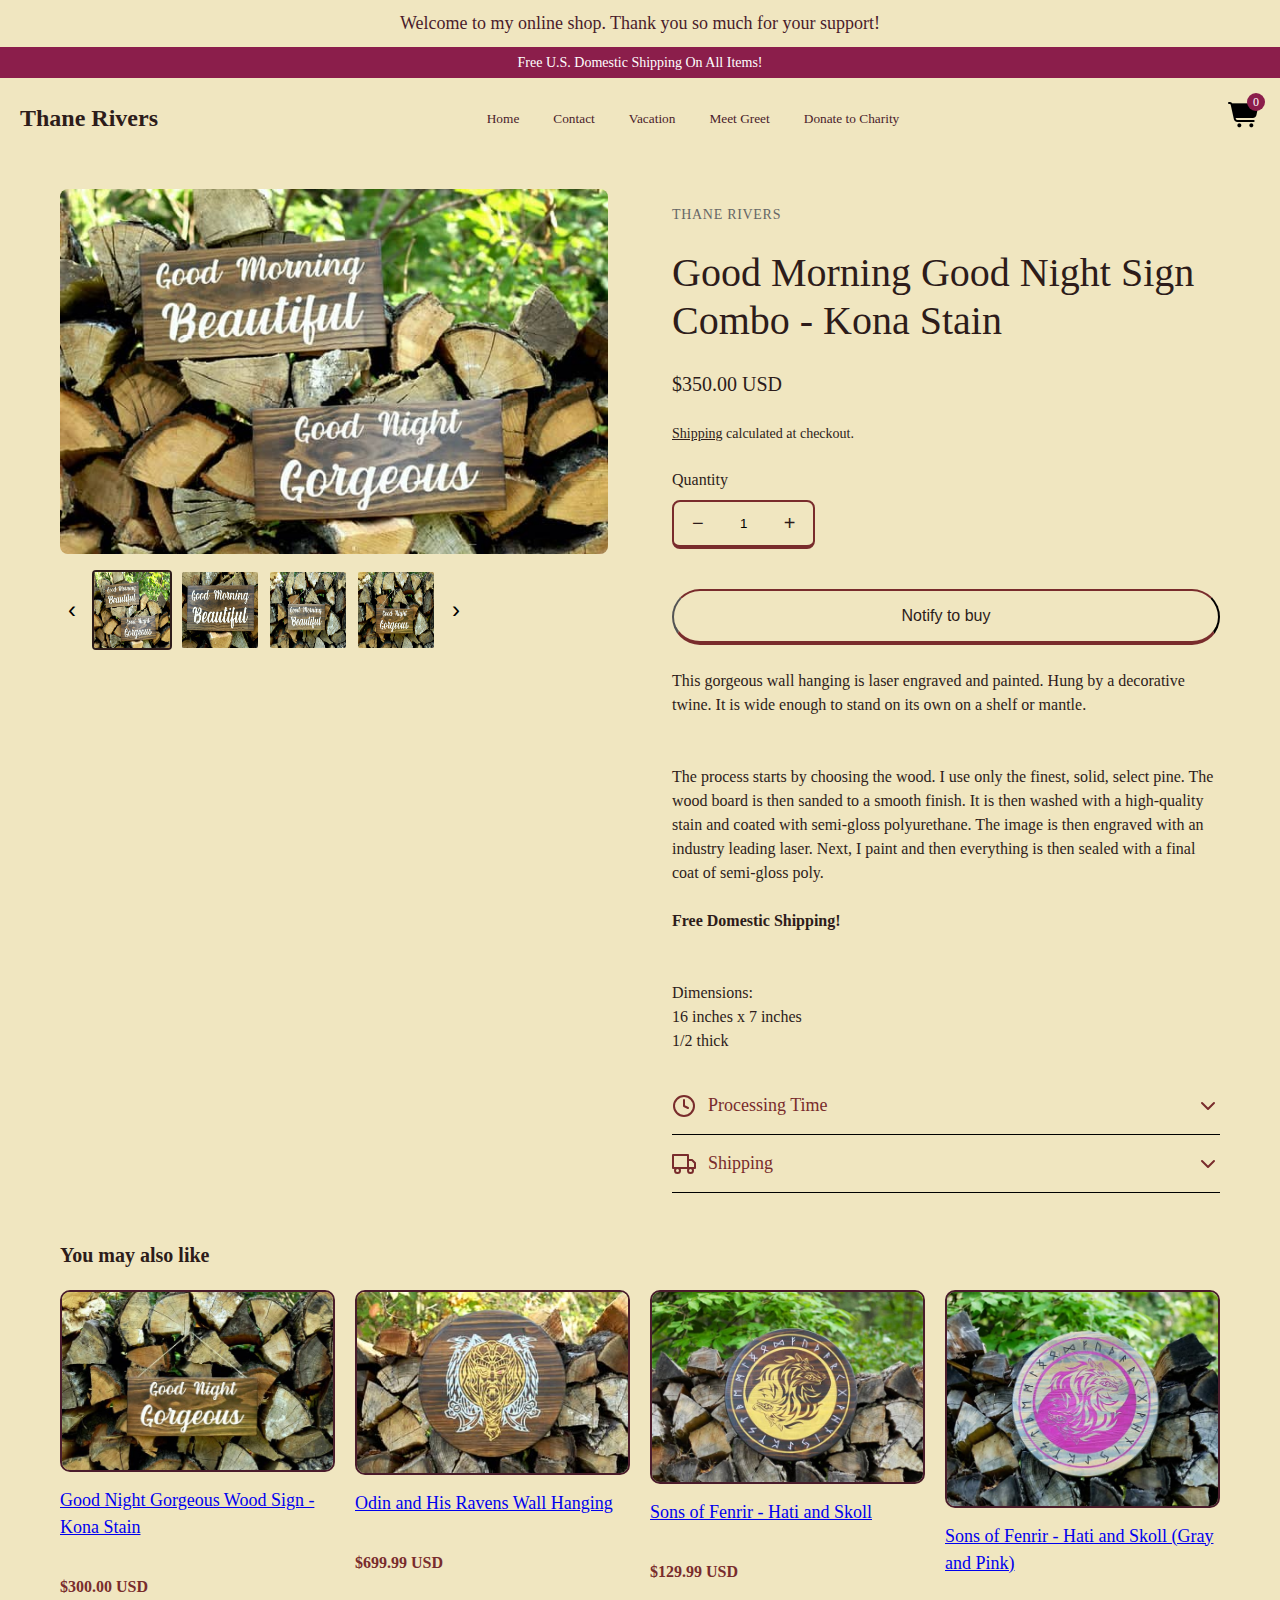
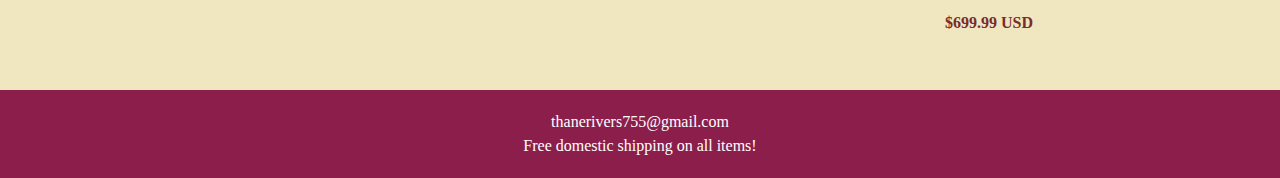
<file: pages/Good Morning Good Night Sign Combo - Kona Stain.html>
<!DOCTYPE html>
<html lang="en">
  <head>
    <meta charset="UTF-8" />
    <meta name="viewport" content="width=device-width, initial-scale=1.0" />
    <title>
      Good Morning Good Night Sign Combo - Kona Stain – Thane Rivers
    </title>
    <link rel="stylesheet" href="../styles/styles.css" />
  </head>
  <body>
    <div class="top-banner">
      Welcome to my online shop. Thank you so much for your support!
    </div>
    <div class="shipping-banner">Free U.S. Domestic Shipping On All Items!</div>
    <header>
      <div class="logo">Thane Rivers</div>
      <nav>
        <a href="../index.html"><small>Home</small></a>
        <a
          href="mailto: thanerivers755@gmail.com?subject=Inquires&body=1%20am%20interested%20in%20buy%20My%20name%is ."
          ><small>Contact</small></a
        >
        <a
          href="mailto: thanerivers755@gmail.com?subject=Inquires&body=1%20am%20interested%20in%20Vacation ."
          ><small>Vacation</small></a
        >
        <a
          href="mailto: thanerivers755@gmail.com?subject=Inquires&body=1%20am%20interested%20in%20Meet%20and%20greet%is ."
          ><small>Meet Greet</small></a
        >
        <a
          href="mailto: thanerivers755@gmail.com?subject=Inquires&body=1%20am%20interested%20in%20Donating%20to%20charity ."
          ><small>Donate to Charity</small></a
        >
      </nav>
      <div class="icons">
        <div class="icon">
          <a href="#"
            ><img
              src="../images/icons8-cart-32.png"
              alt="icons8-cart-32"
            /><span id="cart-count" class="cart-count">0</span></a
          >
        </div>
      </div>
    </header>

    <main class="container">
      <div class="product-layout">
        <div class="product-gallery">
          <div class="main-image">
            <img
              src="../images/good-morning-good-night-sign-combo-kona-stain.jpg"
              alt="Freya/Freyja Wall Hanging (Gray and Pink)"
            />
          </div>
          <div class="gallery-thumbnails">
            <button class="gallery-nav prev">‹</button>
            <div class="thumbnail-container">
              <img
                src="../images/good-morning-good-night-sign-combo-kona-stain1.webp"
                alt="Thumbnail 1"
                class="active"
              />
              <img
                src="../images/good-morning-good-night-sign-combo-kona-stain2.webp"
                alt="Thumbnail 2"
              />
              <img
                src="../images/good-morning-good-night-sign-combo-kona-stain3.webp"
                alt="Thumbnail 3"
              />
              <img
                src="../images/good-morning-good-night-sign-combo-kona-stain4.webp"
                alt="Thumbnail 4"
              />
            </div>
            <button class="gallery-nav next">›</button>
          </div>
        </div>

        <div class="product-info">
          <div class="brand">THANE RIVERS</div>
          <h1>Good Morning Good Night Sign Combo - Kona Stain</h1>

          <div class="price">
            <span class="regular-price">$350.00 USD</span>
          </div>

          <div class="shipping-info">
            <a href="#">Shipping</a> calculated at checkout.
          </div>

          <div class="quantity-selector">
            <label for="quantity">Quantity</label>
            <div class="quantity-wrapper">
              <button class="quantity-btn minus" id="decrease">−</button>
              <input type="number" id="quantity" value="1" min="1" />
              <button class="quantity-btn plus" id="increase">+</button>
            </div>
          </div>

          <div class="purchase-buttons">
            <button id="add-to-cart" class="add-to-cart">Notify to buy</button>
            <div id="cart-dropdown">
              <button class="close-btn">&times;</button>
              <h2>
                <p><small>You are about to buy</small></p>
              </h2>
              <div class="cart-item">
                <img
                  src="../images/good-morning-good-night-sign-combo-kona-stain.jpg"
                  alt="Odin and His Ravens Wall Hanging"
                />
                <div>
                  <h3>
                    <p>Good Morning Good Night Sign Combo - Kona Stain</p>
                  </h3>
                  <p>Quantity: <span id="cart-quantity"></span></p>
                </div>
              </div>
              <div class="cart-buttons">
                <button id="view-cart">
                  <a
                    href="mailto: thanerivers755@gmail.com?subject=Good Morning Good Night Sign Combo - Kona Stain&body=1%20am%20interested%20in%20buy%20Good Morning Good Night Sign Combo - Kona Stain ."
                    >Buy</a
                  >
                </button>
                <button id="continue-shopping">Continue shopping</button>
              </div>
            </div>
          </div>
          <div>
            <p>
              This gorgeous wall hanging is laser engraved and painted. Hung by
              a decorative twine. It is wide enough to stand on its own on a
              shelf or mantle.
            </p>

            <br /><br />
            <p>
              The process starts by choosing the wood. I use only the finest,
              solid, select pine. The wood board is then sanded to a smooth
              finish. It is then washed with a high-quality stain and coated
              with semi-gloss polyurethane. The image is then engraved with an
              industry leading laser. Next, I paint and then everything is then
              sealed with a final coat of semi-gloss poly.
            </p>

            <br />
            <p><b>﻿Free Domestic Shipping!</b></p>

            <br />
            <br />
            <p>Dimensions:</p>
            <p>16 inches x 7 inches</p>
            <p>1/2 thick</p>
          </div>
          <div class="shipping-accordion">
            <div class="accordion-item">
              <input
                type="checkbox"
                id="accordion-processing"
                class="accordion-toggle"
              />
              <label for="accordion-processing" class="accordion-trigger">
                <svg
                  xmlns="http://www.w3.org/2000/svg"
                  width="24"
                  height="24"
                  viewBox="0 0 24 24"
                  fill="none"
                  stroke="currentColor"
                  stroke-width="2"
                  stroke-linecap="round"
                  stroke-linejoin="round"
                  class="accordion-icon"
                >
                  <circle cx="12" cy="12" r="10" />
                  <polyline points="12 6 12 12 16 14" />
                </svg>
                Processing Time
                <svg
                  xmlns="http://www.w3.org/2000/svg"
                  width="24"
                  height="24"
                  viewBox="0 0 24 24"
                  fill="none"
                  stroke="currentColor"
                  stroke-width="2"
                  stroke-linecap="round"
                  stroke-linejoin="round"
                  class="chevron"
                >
                  <polyline points="6 9 12 15 18 9" />
                </svg>
              </label>
              <div class="accordion-content">
                <p>All products take 5-7 business days to process.</p>
              </div>
            </div>
            <div class="accordion-item">
              <input
                type="checkbox"
                id="accordion-shipping"
                class="accordion-toggle"
              />
              <label for="accordion-shipping" class="accordion-trigger">
                <svg
                  xmlns="http://www.w3.org/2000/svg"
                  width="24"
                  height="24"
                  viewBox="0 0 24 24"
                  fill="none"
                  stroke="currentColor"
                  stroke-width="2"
                  stroke-linecap="round"
                  stroke-linejoin="round"
                  class="accordion-icon"
                >
                  <rect x="1" y="3" width="15" height="13" />
                  <polygon points="16 8 20 8 23 11 23 16 16 16 16 8" />
                  <circle cx="5.5" cy="18.5" r="2.5" />
                  <circle cx="18.5" cy="18.5" r="2.5" />
                </svg>
                Shipping
                <svg
                  xmlns="http://www.w3.org/2000/svg"
                  width="24"
                  height="24"
                  viewBox="0 0 24 24"
                  fill="none"
                  stroke="currentColor"
                  stroke-width="2"
                  stroke-linecap="round"
                  stroke-linejoin="round"
                  class="chevron"
                >
                  <polyline points="6 9 12 15 18 9" />
                </svg>
              </label>
              <div class="accordion-content">
                <p>
                  Free domestic shipping via USPS Priority Mail. Shipping
                  upgrade available at checkout.
                </p>
              </div>
            </div>
          </div>
        </div>
      </div>
      <script src="../js/script.js"></script>
      <h2>You may also like</h2>
      <div class="products">
        <div class="product">
          <div class="image-container">
            <img
              src="../images/good-night-gorgeous-wood-sign-kona-stain.jpg"
              alt="Good Night Gorgeous Wood Sign - Kona Stain"
            />
          </div>
          <div class="product-info">
            <div class="product-title">
              <a href="../pages/Good Night Gorgeous Wood Sign - Kona Stain.html"
                >Good Night Gorgeous Wood Sign - Kona Stain</a
              >
            </div>
            <div class="product-price">$300.00 USD</div>
          </div>
        </div>
        <div class="product">
          <div class="image-container">
            <img
              src="../images/odin-and-his-ravens-wall-wanging.jpg"
              alt="Odin and His Ravens Wall Hanging"
            />
          </div>
          <div class="product-info">
            <div class="product-title">
              <a href="../pages/Odin and His Ravens Wall Hanging.html"
                >Odin and His Ravens Wall Hanging</a
              >
            </div>
            <div class="product-price">$699.99 USD</div>
          </div>
        </div>
        <div class="product">
          <div class="image-container">
            <img
              src="../images/sons-of-fenrir-hati-and-skoll.jpg"
              alt="Sons of Fenrir - Hati and Skoll"
            />
          </div>
          <div class="product-info">
            <div class="product-title">
              <a href="../pages/Sons of Fenrir - Hati and Skoll.html"
                >Sons of Fenrir - Hati and Skoll</a
              >
            </div>
            <div class="product-price">$129.99 USD</div>
          </div>
        </div>
        <div class="product">
          <div class="image-container">
            <img
              src="../images/sons-of-fenrir-hati-and-skoll-(gray-and-pink).jpg"
              alt="Sons of Fenrir - Hati and Skoll (Gray and Pink)"
            />
          </div>
          <div class="product-info">
            <div class="product-title">
              <a
                href="../pages/Sons of Fenrir - Hati and Skoll (Gray and Pink).html"
                ><p>Sons of Fenrir - Hati and Skoll (Gray and Pink)</p></a
              >
            </div>
            <div class="product-price">$699.99 USD</div>
          </div>
        </div>
      </div>
    </main>
    <footer>
      <p>thanerivers755@gmail.com</p>
      <p>Free domestic shipping on all items!</p>
    </footer>
  </body>
</html>
</file>
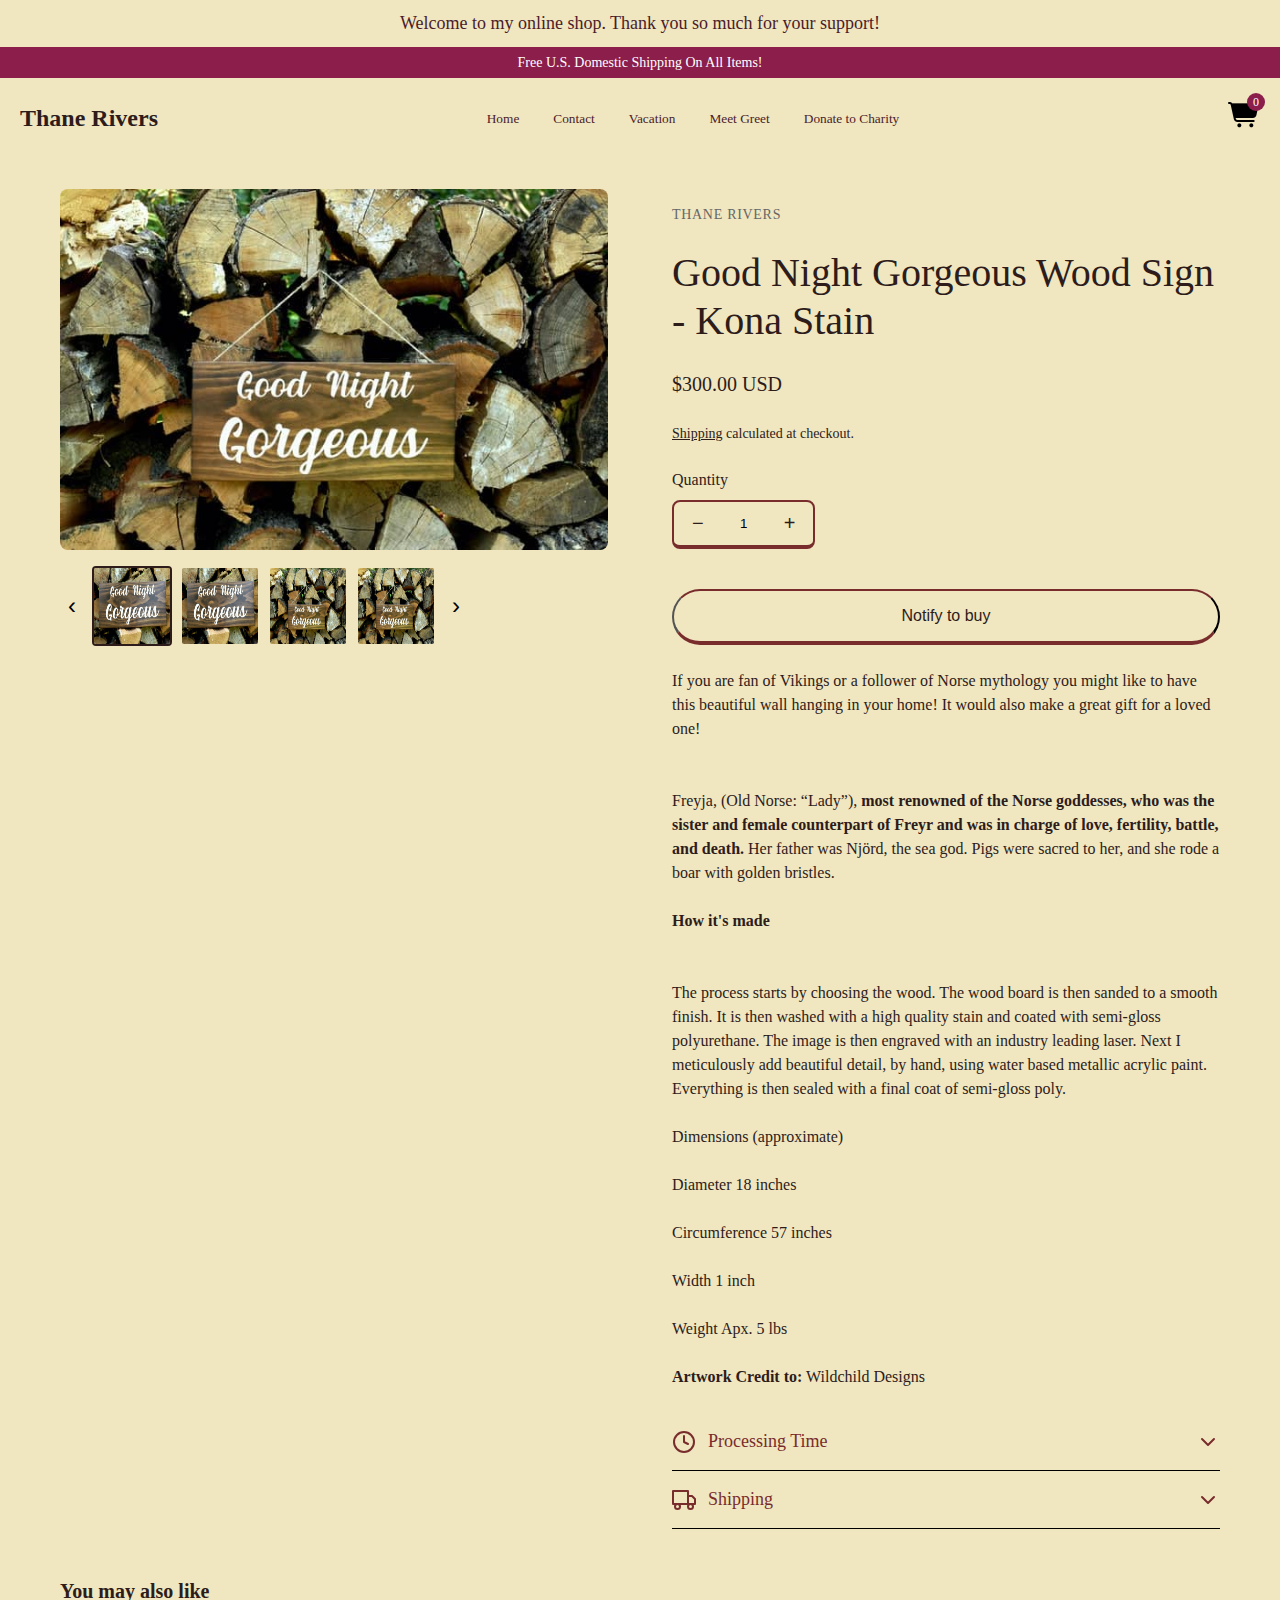
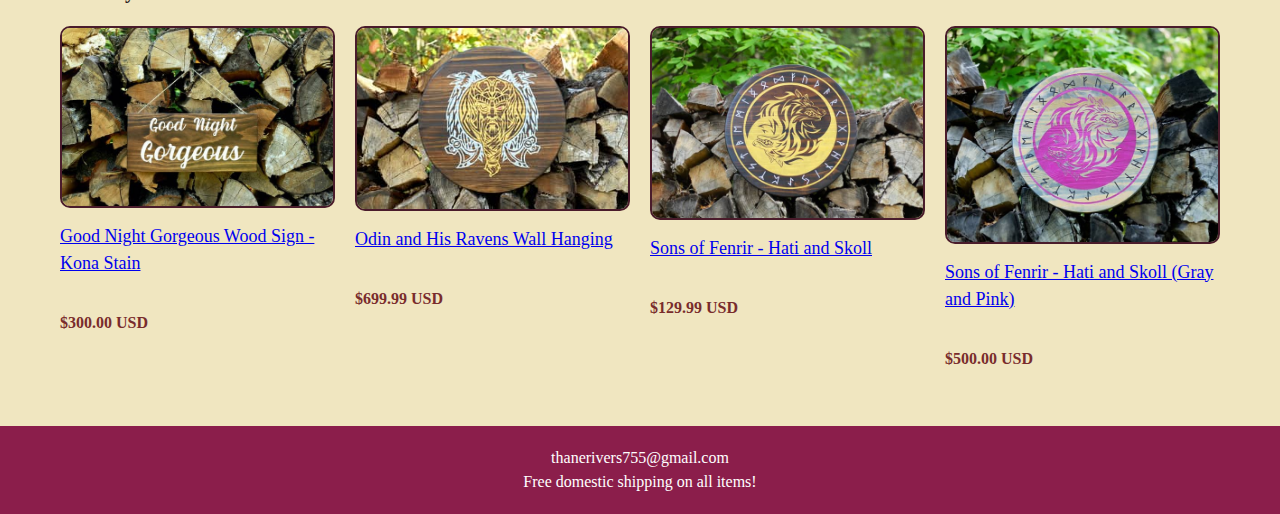
<file: pages/Good Night Gorgeous Wood Sign - Kona Stain.html>
<!DOCTYPE html>
<html lang="en">
  <head>
    <meta charset="UTF-8" />
    <meta name="viewport" content="width=device-width, initial-scale=1.0" />
    <title>Good Night Gorgeous Wood Sign - Kona Stain – Thane Rivers</title>
    <link rel="stylesheet" href="../styles/styles.css" />
  </head>
  <body>
    <div class="top-banner">
      Welcome to my online shop. Thank you so much for your support!
    </div>
    <div class="shipping-banner">Free U.S. Domestic Shipping On All Items!</div>
    <header>
      <div class="logo">Thane Rivers</div>
      <nav>
        <a href="../index.html"><small>Home</small></a>
        <a
          href="mailto: thanerivers755@gmail.com?subject=Inquires&body=1%20am%20interested%20in%20buy%20My%20name%is ."
          ><small>Contact</small></a
        >
        <a
          href="mailto: thanerivers755@gmail.com?subject=Inquires&body=1%20am%20interested%20in%20Vacation ."
          ><small>Vacation</small></a
        >
        <a
          href="mailto: thanerivers755@gmail.com?subject=Inquires&body=1%20am%20interested%20in%20Meet%20and%20greet%is ."
          ><small>Meet Greet</small></a
        >
        <a
          href="mailto: thanerivers755@gmail.com?subject=Inquires&body=1%20am%20interested%20in%20Donating%20to%20charity ."
          ><small>Donate to Charity</small></a
        >
      </nav>
      <div class="icons">
        <div class="icon">
          <a href="#"
            ><img
              src="../images/icons8-cart-32.png"
              alt="icons8-cart-32"
            /><span id="cart-count" class="cart-count">0</span></a
          >
        </div>
      </div>
    </header>

    <main class="container">
      <div class="product-layout">
        <div class="product-gallery">
          <div class="main-image">
            <img
              src="../images/good-night-gorgeous-wood-sign-kona-stain.jpg"
              alt="Freya/Freyja Wall Hanging (Gray and Pink)"
            />
          </div>
          <div class="gallery-thumbnails">
            <button class="gallery-nav prev">‹</button>
            <div class="thumbnail-container">
              <img
                src="../images/good-night-gorgeous-wood-sign-kona-stain1.webp"
                alt="Thumbnail 1"
                class="active"
              />
              <img
                src="../images/good-night-gorgeous-wood-sign-kona-stain2.webp"
                alt="Thumbnail 2"
              />
              <img
                src="../images/good-night-gorgeous-wood-sign-kona-stain4.webp"
                alt="Thumbnail 3"
              />
              <img
                src="../images/good-night-gorgeous-wood-sign-kona-stain3.webp"
                alt="Thumbnail 4"
              />
            </div>
            <button class="gallery-nav next">›</button>
          </div>
        </div>

        <div class="product-info">
          <div class="brand">THANE RIVERS</div>
          <h1>Good Night Gorgeous Wood Sign - Kona Stain</h1>

          <div class="price">
            <span class="regular-price">$300.00 USD</span>
          </div>

          <div class="shipping-info">
            <a href="#">Shipping</a> calculated at checkout.
          </div>

          <div class="quantity-selector">
            <label for="quantity">Quantity</label>
            <div class="quantity-wrapper">
              <button class="quantity-btn minus" id="decrease">−</button>
              <input type="number" id="quantity" value="1" min="1" />
              <button class="quantity-btn plus" id="increase">+</button>
            </div>
          </div>

          <div class="purchase-buttons">
            <button id="add-to-cart" class="add-to-cart">Notify to buy</button>
            <div id="cart-dropdown">
              <button class="close-btn">&times;</button>
              <h2>
                <p><small>You are about to buy</small></p>
              </h2>
              <div class="cart-item">
                <img
                  src="../images/good-night-gorgeous-wood-sign-kona-stain1.webp"
                  alt="Odin and His Ravens Wall Hanging"
                />
                <div>
                  <h3>
                    <p>Good Morning Good Night Sign Combo - Kona Stain</p>
                  </h3>
                  <p>Quantity: <span id="cart-quantity"></span></p>
                </div>
              </div>
              <div class="cart-buttons">
                <button id="view-cart">
                  <a
                    href="mailto: thanerivers755@gmail.com?subject=Good Night Gorgeous Wood Sign - Kona Stain&body=1%20am%20interested%20in%20buy%20Good Night Gorgeous Wood Sign - Kona Stain ."
                    >Buy</a
                  >
                </button>
                <button id="continue-shopping">Continue shopping</button>
              </div>
            </div>
          </div>
          <div>
            <p>
              If you are fan of Vikings or a follower of Norse mythology you
              might like to have this beautiful wall hanging in your home! It
              would also make a great gift for a loved one!
            </p>

            <br /><br />
            <p>
              Freyja, (Old Norse: “Lady”),
              <b
                >most renowned of the Norse goddesses, who was the sister and
                female counterpart of Freyr and was in charge of love,
                fertility, battle, and death.</b
              >
              Her father was Njörd, the sea god. Pigs were sacred to her, and
              she rode a boar with golden bristles.
            </p>

            <br />
            <p><b>How it's made</b></p>

            <br />
            <br />
            <p>
              The process starts by choosing the wood. The wood board is then
              sanded to a smooth finish. It is then washed with a high quality
              stain and coated with semi-gloss polyurethane. The image is then
              engraved with an industry leading laser. Next I meticulously add
              beautiful detail, by hand, using water based metallic acrylic
              paint. Everything is then sealed with a final coat of semi-gloss
              poly.
            </p>

            <br />
            <p>Dimensions (approximate)</p>

            <br />
            <p>Diameter 18 inches</p>

            <br />
            <p>Circumference 57 inches</p>

            <br />
            <p>Width 1 inch</p>

            <br />
            <p>Weight Apx. 5 lbs</p>

            <p><br /><b>Artwork Credit to:</b> Wildchild Designs</p>
          </div>
          <div class="shipping-accordion">
            <div class="accordion-item">
              <input
                type="checkbox"
                id="accordion-processing"
                class="accordion-toggle"
              />
              <label for="accordion-processing" class="accordion-trigger">
                <svg
                  xmlns="http://www.w3.org/2000/svg"
                  width="24"
                  height="24"
                  viewBox="0 0 24 24"
                  fill="none"
                  stroke="currentColor"
                  stroke-width="2"
                  stroke-linecap="round"
                  stroke-linejoin="round"
                  class="accordion-icon"
                >
                  <circle cx="12" cy="12" r="10" />
                  <polyline points="12 6 12 12 16 14" />
                </svg>
                Processing Time
                <svg
                  xmlns="http://www.w3.org/2000/svg"
                  width="24"
                  height="24"
                  viewBox="0 0 24 24"
                  fill="none"
                  stroke="currentColor"
                  stroke-width="2"
                  stroke-linecap="round"
                  stroke-linejoin="round"
                  class="chevron"
                >
                  <polyline points="6 9 12 15 18 9" />
                </svg>
              </label>
              <div class="accordion-content">
                <p>All products take 5-7 business days to process.</p>
              </div>
            </div>
            <div class="accordion-item">
              <input
                type="checkbox"
                id="accordion-shipping"
                class="accordion-toggle"
              />
              <label for="accordion-shipping" class="accordion-trigger">
                <svg
                  xmlns="http://www.w3.org/2000/svg"
                  width="24"
                  height="24"
                  viewBox="0 0 24 24"
                  fill="none"
                  stroke="currentColor"
                  stroke-width="2"
                  stroke-linecap="round"
                  stroke-linejoin="round"
                  class="accordion-icon"
                >
                  <rect x="1" y="3" width="15" height="13" />
                  <polygon points="16 8 20 8 23 11 23 16 16 16 16 8" />
                  <circle cx="5.5" cy="18.5" r="2.5" />
                  <circle cx="18.5" cy="18.5" r="2.5" />
                </svg>
                Shipping
                <svg
                  xmlns="http://www.w3.org/2000/svg"
                  width="24"
                  height="24"
                  viewBox="0 0 24 24"
                  fill="none"
                  stroke="currentColor"
                  stroke-width="2"
                  stroke-linecap="round"
                  stroke-linejoin="round"
                  class="chevron"
                >
                  <polyline points="6 9 12 15 18 9" />
                </svg>
              </label>
              <div class="accordion-content">
                <p>
                  Free domestic shipping via USPS Priority Mail. Shipping
                  upgrade available at checkout.
                </p>
              </div>
            </div>
          </div>
        </div>
      </div>
      <script src="../js/script.js"></script>
      <h2>You may also like</h2>
      <div class="products">
        <div class="product">
          <div class="image-container">
            <img
              src="../images/good-night-gorgeous-wood-sign-kona-stain.jpg"
              alt="Good Night Gorgeous Wood Sign - Kona Stain"
            />
          </div>
          <div class="product-info">
            <div class="product-title">
              <a href="../pages/Good Night Gorgeous Wood Sign - Kona Stain.html"
                >Good Night Gorgeous Wood Sign - Kona Stain</a
              >
            </div>
            <div class="product-price">$300.00 USD</div>
          </div>
        </div>
        <div class="product">
          <div class="image-container">
            <img
              src="../images/odin-and-his-ravens-wall-wanging.jpg"
              alt="Odin and His Ravens Wall Hanging"
            />
          </div>
          <div class="product-info">
            <div class="product-title">
              <a href="../pages/Odin and His Ravens Wall Hanging.html"
                >Odin and His Ravens Wall Hanging</a
              >
            </div>
            <div class="product-price">$699.99 USD</div>
          </div>
        </div>
        <div class="product">
          <div class="image-container">
            <img
              src="../images/sons-of-fenrir-hati-and-skoll.jpg"
              alt="Sons of Fenrir - Hati and Skoll"
            />
          </div>
          <div class="product-info">
            <div class="product-title">
              <a href="../pages/Sons of Fenrir - Hati and Skoll.html"
                >Sons of Fenrir - Hati and Skoll</a
              >
            </div>
            <div class="product-price">$129.99 USD</div>
          </div>
        </div>
        <div class="product">
          <div class="image-container">
            <img
              src="../images/sons-of-fenrir-hati-and-skoll-(gray-and-pink).jpg"
              alt="Sons of Fenrir - Hati and Skoll (Gray and Pink)"
            />
          </div>
          <div class="product-info">
            <div class="product-title">
              <a
                href="../pages/Sons of Fenrir - Hati and Skoll (Gray and Pink).html"
                ><p>Sons of Fenrir - Hati and Skoll (Gray and Pink)</p></a
              >
            </div>
            <div class="product-price">$500.00 USD</div>
          </div>
        </div>
      </div>
    </main>
    <footer>
      <p>thanerivers755@gmail.com</p>
      <p>Free domestic shipping on all items!</p>
    </footer>
  </body>
</html>
</file>
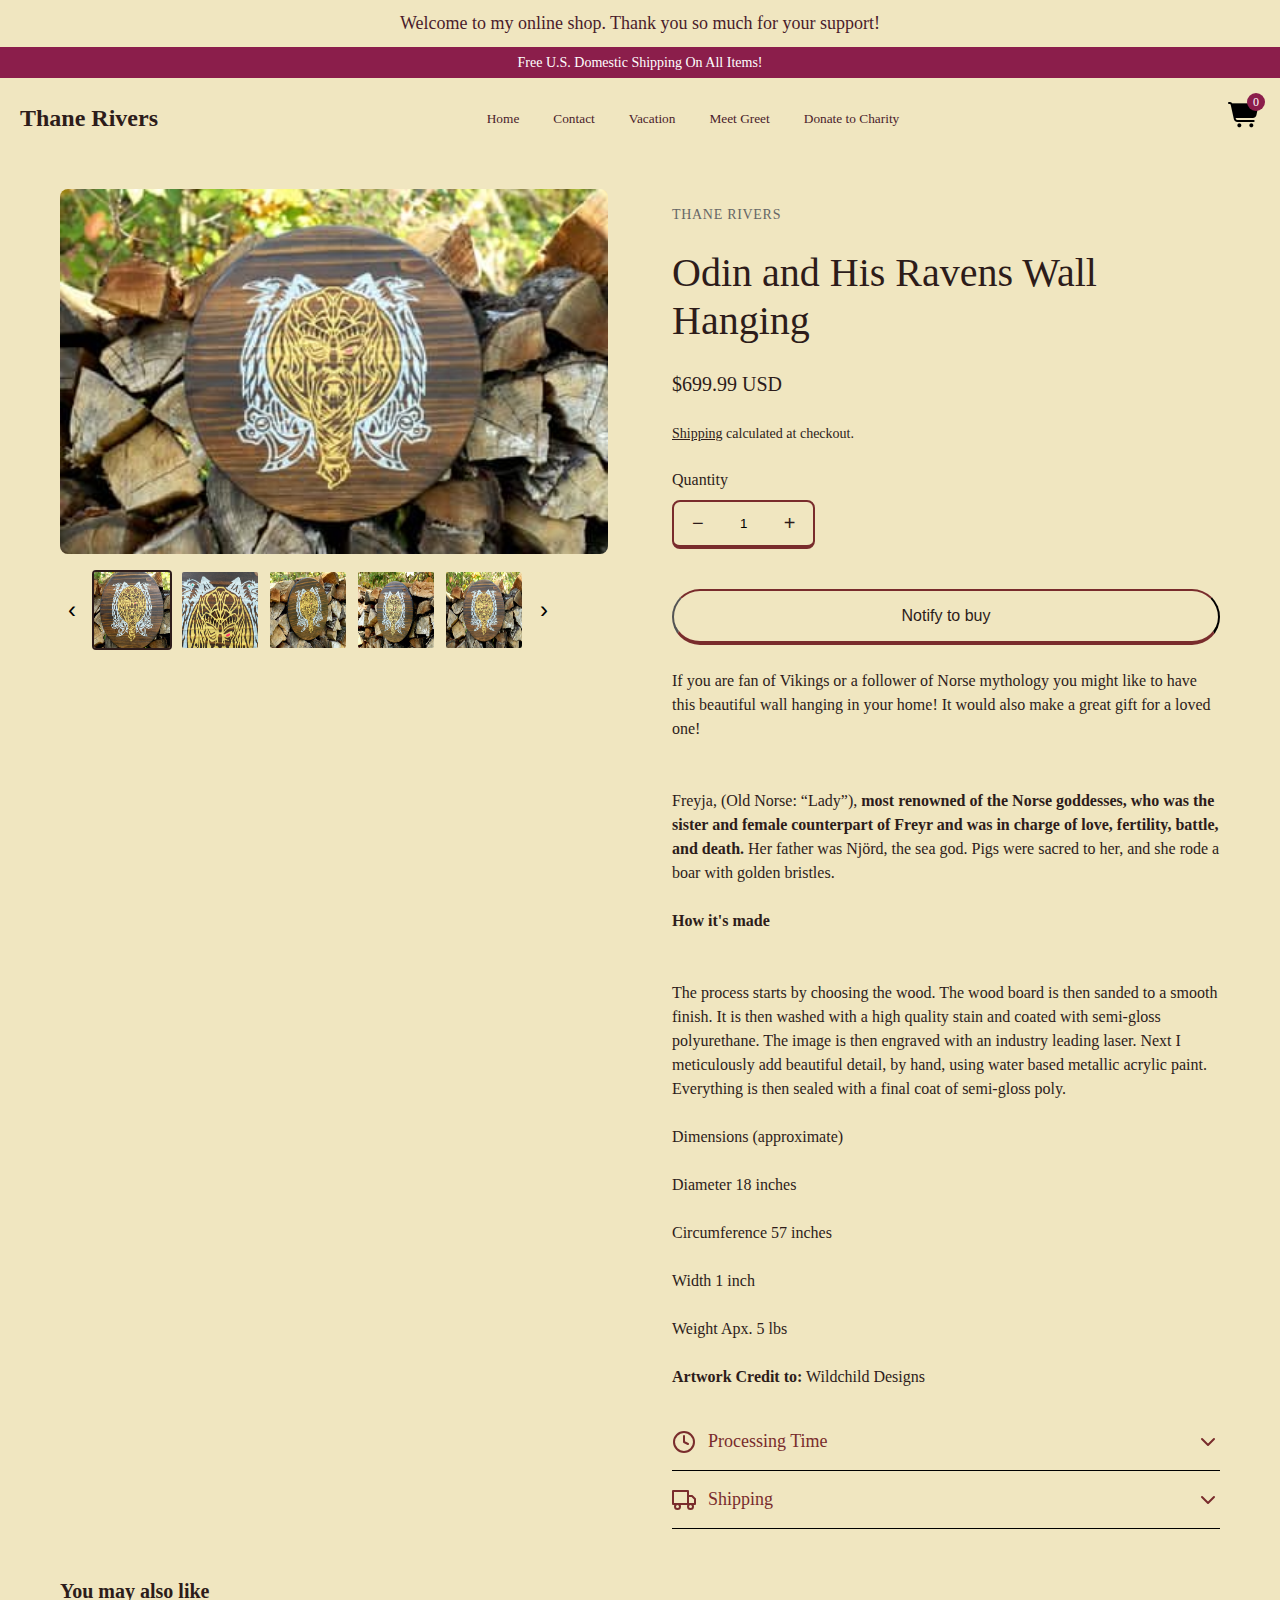
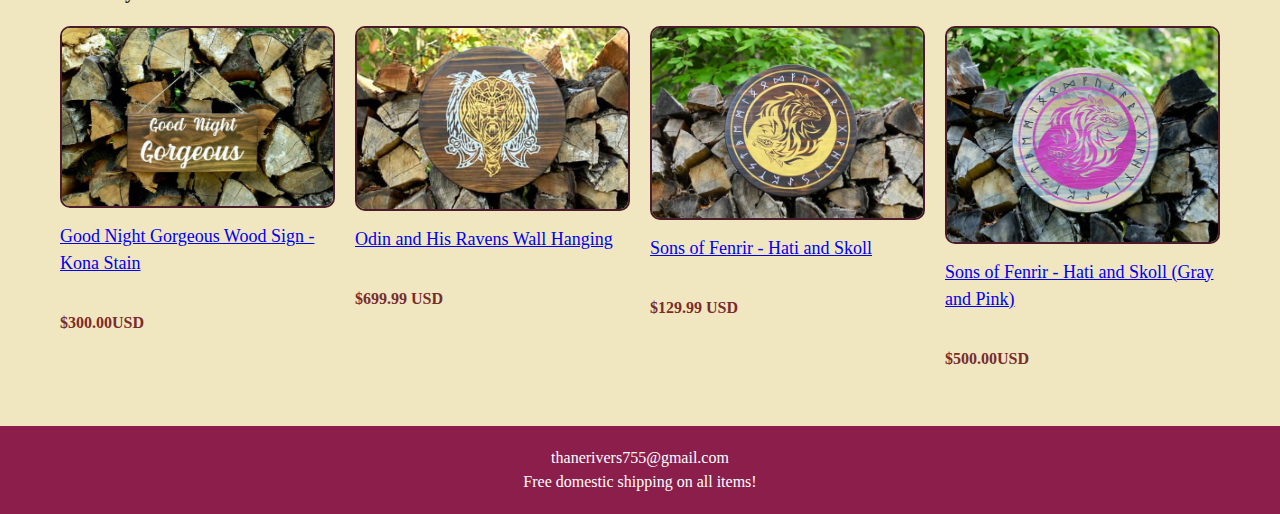
<file: pages/Odin and His Ravens Wall Hanging.html>
<!DOCTYPE html>
<html lang="en">
  <head>
    <meta charset="UTF-8" />
    <meta name="viewport" content="width=device-width, initial-scale=1.0" />
    <title>Odin and His Ravens Wall Hanging– Thane Rivers</title>
    <link rel="stylesheet" href="../styles/styles.css" />
  </head>
  <body>
    <div class="top-banner">
      Welcome to my online shop. Thank you so much for your support!
    </div>
    <div class="shipping-banner">Free U.S. Domestic Shipping On All Items!</div>
    <header>
      <div class="logo">Thane Rivers</div>
      <nav>
        <a href="../index.html"><small>Home</small></a>
        <a
          href="mailto: thanerivers755@gmail.com?subject=Inquires&body=1%20am%20interested%20in%20buy%20My%20name%is ."
          ><small>Contact</small></a
        >
        <a
          href="mailto: thanerivers755@gmail.com?subject=Inquires&body=1%20am%20interested%20in%20Vacation ."
          ><small>Vacation</small></a
        >
        <a
          href="mailto: thanerivers755@gmail.com?subject=Inquires&body=1%20am%20interested%20in%20Meet%20and%20greet%is ."
          ><small>Meet Greet</small></a
        >
        <a
          href="mailto: thanerivers755@gmail.com?subject=Inquires&body=1%20am%20interested%20in%20Donating%20to%20charity ."
          ><small>Donate to Charity</small></a
        >
      </nav>
      <div class="icons">
        <div class="icon">
          <a href="#"
            ><img
              src="../images/icons8-cart-32.png"
              alt="icons8-cart-32"
            /><span id="cart-count" class="cart-count">0</span></a
          >
        </div>
      </div>
    </header>

    <main class="container">
      <div class="product-layout">
        <div class="product-gallery">
          <div class="main-image">
            <img
              src="../images/odin-and-his-ravens-wall-wanging.jpg"
              alt="Freya/Freyja Wall Hanging (Gray and Pink)"
            />
          </div>
          <div class="gallery-thumbnails">
            <button class="gallery-nav prev">‹</button>
            <div class="thumbnail-container">
              <img
                src="../images/odin-and-his-ravens-wall-hanging1.webp"
                alt="Thumbnail 1"
                class="active"
              />
              <img
                src="../images/odin-and-his-ravens-wall-hanging2.webp"
                alt="Thumbnail 2"
              />
              <img
                src="../images/odin-and-his-ravens-wall-hanging3.webp"
                alt="Thumbnail 3"
              />
              <img
                src="../images/odin-and-his-ravens-wall-hanging4.webp"
                alt="Thumbnail 4"
              />
              <img
                src="../images/odin-and-his-ravens-wall-hanging5.webp"
                alt="Thumbnail 5"
              />
            </div>
            <button class="gallery-nav next">›</button>
          </div>
        </div>

        <div class="product-info">
          <div class="brand">THANE RIVERS</div>
          <h1>Odin and His Ravens Wall Hanging</h1>

          <div class="price">
            <span class="regular-price">$699.99 USD</span>
          </div>

          <div class="shipping-info">
            <a href="#">Shipping</a> calculated at checkout.
          </div>

          <div class="quantity-selector">
            <label for="quantity">Quantity</label>
            <div class="quantity-wrapper">
              <button class="quantity-btn minus" id="decrease">−</button>
              <input type="number" id="quantity" value="1" min="1" />
              <button class="quantity-btn plus" id="increase">+</button>
            </div>
          </div>

          <div class="purchase-buttons">
            <button class="add-to-cart" id="add-to-cart">Notify to buy</button>
            <div id="cart-dropdown">
              <button class="close-btn">&times;</button>
              <h2>
                <p><small>You are about to buy</small></p>
              </h2>
              <div class="cart-item">
                <img
                  src="../images/odin-and-his-ravens-wall-wanging.jpg"
                  alt="Odin and His Ravens Wall Hanging"
                />
                <div>
                  <h3>Odin and His Ravens Wall Hanging</h3>
                  <p>Quantity: <span id="cart-quantity"></span></p>
                </div>
              </div>
              <div class="cart-buttons">
                <button id="view-cart">
                  <a
                    href="mailto:thanerivers755@gmail.com?subject=Odin and His Ravens Wall Hanging&body=1%20am%20interested%20in%20buy%20Odin and His Ravens Wall Hanging ."
                    >Buy</a
                  >
                </button>
                <button id="continue-shopping">Continue shopping</button>
              </div>
            </div>
          </div>
          <div>
            <p>
              If you are fan of Vikings or a follower of Norse mythology you
              might like to have this beautiful wall hanging in your home! It
              would also make a great gift for a loved one!
            </p>

            <br /><br />
            <p>
              Freyja, (Old Norse: “Lady”),
              <b
                >most renowned of the Norse goddesses, who was the sister and
                female counterpart of Freyr and was in charge of love,
                fertility, battle, and death.</b
              >
              Her father was Njörd, the sea god. Pigs were sacred to her, and
              she rode a boar with golden bristles.
            </p>

            <br />
            <p><b>How it's made</b></p>

            <br />
            <br />
            <p>
              The process starts by choosing the wood. The wood board is then
              sanded to a smooth finish. It is then washed with a high quality
              stain and coated with semi-gloss polyurethane. The image is then
              engraved with an industry leading laser. Next I meticulously add
              beautiful detail, by hand, using water based metallic acrylic
              paint. Everything is then sealed with a final coat of semi-gloss
              poly.
            </p>

            <br />
            <p>Dimensions (approximate)</p>

            <br />
            <p>Diameter 18 inches</p>

            <br />
            <p>Circumference 57 inches</p>

            <br />
            <p>Width 1 inch</p>

            <br />
            <p>Weight Apx. 5 lbs</p>

            <p><br /><b>Artwork Credit to:</b> Wildchild Designs</p>
          </div>
          <div class="shipping-accordion">
            <div class="accordion-item">
              <input
                type="checkbox"
                id="accordion-processing"
                class="accordion-toggle"
              />
              <label for="accordion-processing" class="accordion-trigger">
                <svg
                  xmlns="http://www.w3.org/2000/svg"
                  width="24"
                  height="24"
                  viewBox="0 0 24 24"
                  fill="none"
                  stroke="currentColor"
                  stroke-width="2"
                  stroke-linecap="round"
                  stroke-linejoin="round"
                  class="accordion-icon"
                >
                  <circle cx="12" cy="12" r="10" />
                  <polyline points="12 6 12 12 16 14" />
                </svg>
                Processing Time
                <svg
                  xmlns="http://www.w3.org/2000/svg"
                  width="24"
                  height="24"
                  viewBox="0 0 24 24"
                  fill="none"
                  stroke="currentColor"
                  stroke-width="2"
                  stroke-linecap="round"
                  stroke-linejoin="round"
                  class="chevron"
                >
                  <polyline points="6 9 12 15 18 9" />
                </svg>
              </label>
              <div class="accordion-content">
                <p>All products take 5-7 business days to process.</p>
              </div>
            </div>
            <div class="accordion-item">
              <input
                type="checkbox"
                id="accordion-shipping"
                class="accordion-toggle"
              />
              <label for="accordion-shipping" class="accordion-trigger">
                <svg
                  xmlns="http://www.w3.org/2000/svg"
                  width="24"
                  height="24"
                  viewBox="0 0 24 24"
                  fill="none"
                  stroke="currentColor"
                  stroke-width="2"
                  stroke-linecap="round"
                  stroke-linejoin="round"
                  class="accordion-icon"
                >
                  <rect x="1" y="3" width="15" height="13" />
                  <polygon points="16 8 20 8 23 11 23 16 16 16 16 8" />
                  <circle cx="5.5" cy="18.5" r="2.5" />
                  <circle cx="18.5" cy="18.5" r="2.5" />
                </svg>
                Shipping
                <svg
                  xmlns="http://www.w3.org/2000/svg"
                  width="24"
                  height="24"
                  viewBox="0 0 24 24"
                  fill="none"
                  stroke="currentColor"
                  stroke-width="2"
                  stroke-linecap="round"
                  stroke-linejoin="round"
                  class="chevron"
                >
                  <polyline points="6 9 12 15 18 9" />
                </svg>
              </label>
              <div class="accordion-content">
                <p>
                  Free domestic shipping via USPS Priority Mail. Shipping
                  upgrade available at checkout.
                </p>
              </div>
            </div>
          </div>
        </div>
      </div>
      <script src="../js/script.js"></script>
      <h2>You may also like</h2>
      <div class="products">
        <div class="product">
          <div class="image-container">
            <img
              src="../images/good-night-gorgeous-wood-sign-kona-stain.jpg"
              alt="Good Night Gorgeous Wood Sign - Kona Stain"
            />
          </div>
          <div class="product-info">
            <div class="product-title">
              <a href="../pages/Good Night Gorgeous Wood Sign - Kona Stain.html"
                >Good Night Gorgeous Wood Sign - Kona Stain</a
              >
            </div>
            <div class="product-price">$300.00USD</div>
          </div>
        </div>
        <div class="product">
          <div class="image-container">
            <img
              src="../images/odin-and-his-ravens-wall-wanging.jpg"
              alt="Odin and His Ravens Wall Hanging"
            />
          </div>
          <div class="product-info">
            <div class="product-title">
              <a href="../pages/Odin and His Ravens Wall Hanging.html"
                >Odin and His Ravens Wall Hanging</a
              >
            </div>
            <div class="product-price">$699.99 USD</div>
          </div>
        </div>
        <div class="product">
          <div class="image-container">
            <img
              src="../images/sons-of-fenrir-hati-and-skoll.jpg"
              alt="Sons of Fenrir - Hati and Skoll"
            />
          </div>
          <div class="product-info">
            <div class="product-title">
              <a href="../pages/Sons of Fenrir - Hati and Skoll.html"
                >Sons of Fenrir - Hati and Skoll</a
              >
            </div>
            <div class="product-price">$129.99 USD</div>
          </div>
        </div>
        <div class="product">
          <div class="image-container">
            <img
              src="../images/sons-of-fenrir-hati-and-skoll-(gray-and-pink).jpg"
              alt="Sons of Fenrir - Hati and Skoll (Gray and Pink)"
            />
          </div>
          <div class="product-info">
            <div class="product-title">
              <a
                href="../pages/Sons of Fenrir - Hati and Skoll (Gray and Pink).html"
                ><p>Sons of Fenrir - Hati and Skoll (Gray and Pink)</p></a
              >
            </div>
            <div class="product-price">$500.00USD</div>
          </div>
        </div>
      </div>
    </main>
    <footer>
      <p>thanerivers755@gmail.com</p>
      <p>Free domestic shipping on all items!</p>
    </footer>
  </body>
</html>
</file>
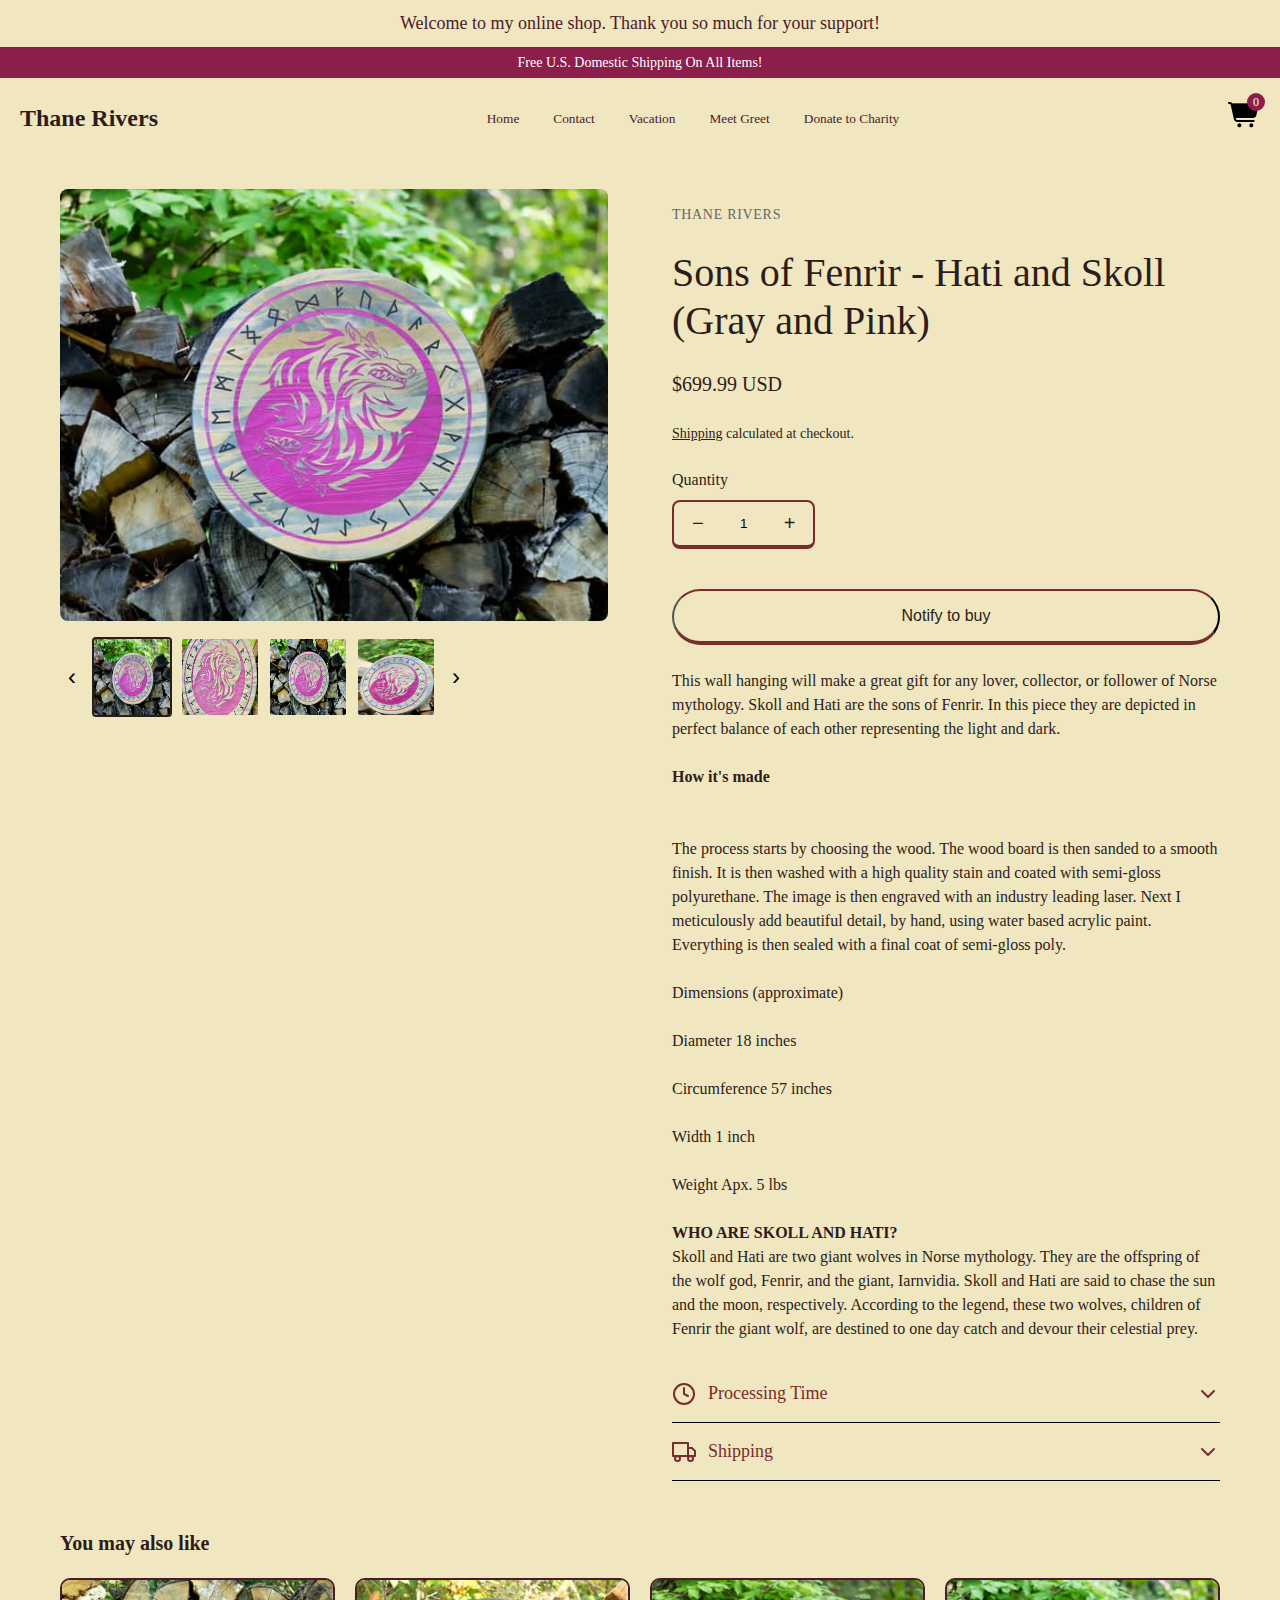
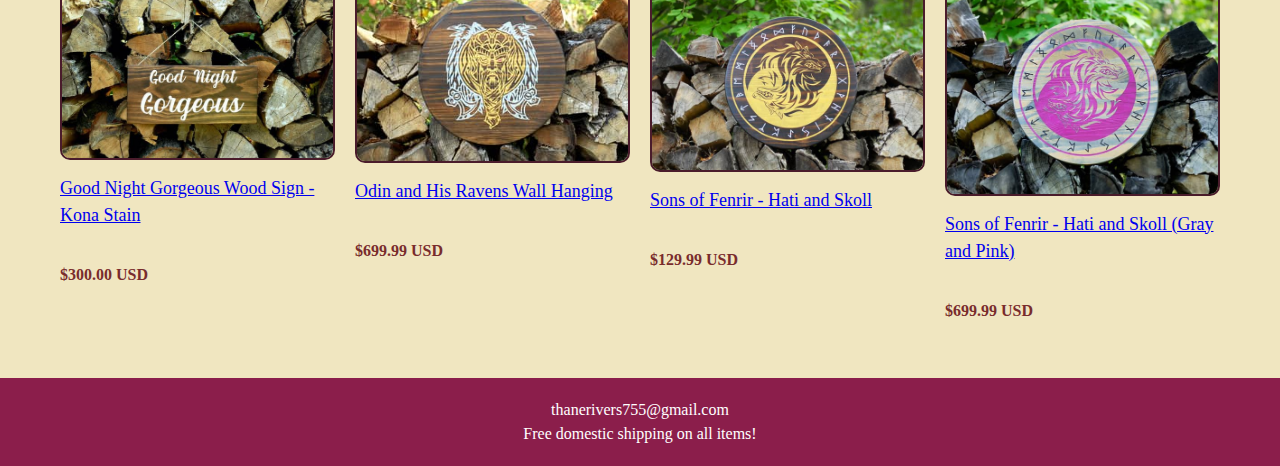
<file: pages/Sons of Fenrir - Hati and Skoll (Gray and Pink).html>
<!DOCTYPE html>
<html lang="en">
  <head>
    <meta charset="UTF-8" />
    <meta name="viewport" content="width=device-width, initial-scale=1.0" />
    <title>
      Sons of Fenrir - Hati and Skoll (Gray and Pink) – Thane Rivers
    </title>
    <link rel="stylesheet" href="../styles/styles.css" />
  </head>
  <body>
    <div class="top-banner">
      Welcome to my online shop. Thank you so much for your support!
    </div>
    <div class="shipping-banner">Free U.S. Domestic Shipping On All Items!</div>
    <header>
      <div class="logo">Thane Rivers</div>
      <nav>
        <a href="../index.html"><small>Home</small></a>
        <a
          href="mailto: thanerivers755@gmail.com?subject=Inquires&body=1%20am%20interested%20in%20buy%20My%20name%is ."
          ><small>Contact</small></a
        >
        <a
          href="mailto: thanerivers755@gmail.com?subject=Inquires&body=1%20am%20interested%20in%20Vacation ."
          ><small>Vacation</small></a
        >
        <a
          href="mailto: thanerivers755@gmail.com?subject=Inquires&body=1%20am%20interested%20in%20Meet%20and%20greet%is ."
          ><small>Meet Greet</small></a
        >
        <a
          href="mailto: thanerivers755@gmail.com?subject=Inquires&body=1%20am%20interested%20in%20Donating%20to%20charity ."
          ><small>Donate to Charity</small></a
        >
      </nav>
      <div class="icons">
        <div class="icon">
          <a href="#"
            ><img
              src="../images/icons8-cart-32.png"
              alt="icons8-cart-32"
            /><span id="cart-count" class="cart-count">0</span></a
          >
        </div>
      </div>
    </header>

    <main class="container">
      <div class="product-layout">
        <div class="product-gallery">
          <div class="main-image">
            <img
              src="../images/sons-of-fenrir-hati-and-skoll-(gray-and-pink).jpg"
              alt="Freya/Freyja Wall Hanging (Gray and Pink)"
            />
          </div>
          <div class="gallery-thumbnails">
            <button class="gallery-nav prev">‹</button>
            <div class="thumbnail-container">
              <img
                src="../images/sons-of-fenrir-hati-and-skoll-(gray-and-pink).jpg"
                alt="Thumbnail 1"
                class="active"
              />
              <img
                src="../images/sons-of-fenrir-hati-and-skoll-(gray-and-pink)1.webp"
                alt="Thumbnail 2"
              />
              <img
                src="../images/sons-of-fenrir-hati-and-skoll-(gray-and-pink)2.webp"
                alt="Thumbnail 3"
              />
              <img
                src="../images/sons-of-fenrir-hati-and-skoll-(gray-and-pink)3.webp"
                alt="Thumbnail 4"
              />
            </div>
            <button class="gallery-nav next">›</button>
          </div>
        </div>

        <div class="product-info">
          <div class="brand">THANE RIVERS</div>
          <h1>Sons of Fenrir - Hati and Skoll (Gray and Pink)</h1>

          <div class="price">
            <span class="regular-price">$699.99 USD</span>
          </div>

          <div class="shipping-info">
            <a href="/shipping">Shipping</a> calculated at checkout.
          </div>

          <div class="quantity-selector">
            <label for="quantity">Quantity</label>
            <div class="quantity-wrapper">
              <button class="quantity-btn minus" id="decrease">−</button>
              <input type="number" id="quantity" value="1" min="1" />
              <button class="quantity-btn plus" id="increase">+</button>
            </div>
          </div>

          <div class="purchase-buttons">
            <button
              id="add-to-cart"
              class="add-to-cart"
              onclick="addToCart('Sons of Fenrir - Hati and Skoll (Gray and Pink)', 69.99)"
            >
              Notify to buy
            </button>
          </div>
          <div id="cart-dropdown">
            <button class="close-btn">&times;</button>
            <h2>
              <p><small>You are about to buy</small></p>
            </h2>
            <div class="cart-item">
              <img
                src="../images/sons-of-fenrir-hati-and-skoll-(gray-and-pink).jpg"
                alt="Odin and His Ravens Wall Hanging"
              />
              <div>
                <h3>Sons of Fenrir - Hati and Skoll (Gray and Pink)</h3>
                <p>Quantity: <span id="cart-quantity"></span></p>
              </div>
            </div>
            <div class="cart-buttons">
              <button id="view-cart">
                <a
                  href="mailto: thanerivers755@gmail.com?subject=Sons of Fenrir - Hati and Skoll (Gray and Pink)&body=1%20am%20interested%20in%20buy%20Sons of Fenrir - Hati and Skoll (Gray and Pink)."
                  >Buy</a
                >
              </button>
              <button id="continue-shopping">Continue shopping</button>
            </div>
          </div>

          <div>
            <p>
              This wall hanging will make a great gift for any lover, collector,
              or follower of Norse mythology. Skoll and Hati are the sons of
              Fenrir. In this piece they are depicted in perfect balance of each
              other representing the light and dark.
            </p>

            <br />
            <p><b>How it's made</b></p>

            <br />
            <br />
            <p>
              The process starts by choosing the wood. The wood board is then
              sanded to a smooth finish. It is then washed with a high quality
              stain and coated with semi-gloss polyurethane. The image is then
              engraved with an industry leading laser. Next I meticulously add
              beautiful detail, by hand, using water based acrylic paint.
              Everything is then sealed with a final coat of semi-gloss poly.
            </p>

            <br />
            <p>Dimensions (approximate)</p>

            <br />
            <p>Diameter 18 inches</p>

            <br />
            <p>Circumference 57 inches</p>

            <br />
            <p>Width 1 inch</p>

            <br />
            <p>Weight Apx. 5 lbs</p>

            <p>
              <br /><b><b>WHO ARE SKOLL AND HATI?</b></b>
            </p>
            <p>
              Skoll and Hati are two giant wolves in Norse mythology. They are
              the offspring of the wolf god, Fenrir, and the giant, Iarnvidia.
              Skoll and Hati are said to chase the sun and the moon,
              respectively. According to the legend, these two wolves, children
              of Fenrir the giant wolf, are destined to one day catch and devour
              their celestial prey.
            </p>
          </div>
          <div class="shipping-accordion">
            <div class="accordion-item">
              <input
                type="checkbox"
                id="accordion-processing"
                class="accordion-toggle"
              />
              <label for="accordion-processing" class="accordion-trigger">
                <svg
                  xmlns="http://www.w3.org/2000/svg"
                  width="24"
                  height="24"
                  viewBox="0 0 24 24"
                  fill="none"
                  stroke="currentColor"
                  stroke-width="2"
                  stroke-linecap="round"
                  stroke-linejoin="round"
                  class="accordion-icon"
                >
                  <circle cx="12" cy="12" r="10" />
                  <polyline points="12 6 12 12 16 14" />
                </svg>
                Processing Time
                <svg
                  xmlns="http://www.w3.org/2000/svg"
                  width="24"
                  height="24"
                  viewBox="0 0 24 24"
                  fill="none"
                  stroke="currentColor"
                  stroke-width="2"
                  stroke-linecap="round"
                  stroke-linejoin="round"
                  class="chevron"
                >
                  <polyline points="6 9 12 15 18 9" />
                </svg>
              </label>
              <div class="accordion-content">
                <p>All products take 5-7 business days to process.</p>
              </div>
            </div>
            <div class="accordion-item">
              <input
                type="checkbox"
                id="accordion-shipping"
                class="accordion-toggle"
              />
              <label for="accordion-shipping" class="accordion-trigger">
                <svg
                  xmlns="http://www.w3.org/2000/svg"
                  width="24"
                  height="24"
                  viewBox="0 0 24 24"
                  fill="none"
                  stroke="currentColor"
                  stroke-width="2"
                  stroke-linecap="round"
                  stroke-linejoin="round"
                  class="accordion-icon"
                >
                  <rect x="1" y="3" width="15" height="13" />
                  <polygon points="16 8 20 8 23 11 23 16 16 16 16 8" />
                  <circle cx="5.5" cy="18.5" r="2.5" />
                  <circle cx="18.5" cy="18.5" r="2.5" />
                </svg>
                Shipping
                <svg
                  xmlns="http://www.w3.org/2000/svg"
                  width="24"
                  height="24"
                  viewBox="0 0 24 24"
                  fill="none"
                  stroke="currentColor"
                  stroke-width="2"
                  stroke-linecap="round"
                  stroke-linejoin="round"
                  class="chevron"
                >
                  <polyline points="6 9 12 15 18 9" />
                </svg>
              </label>
              <div class="accordion-content">
                <p>
                  Free domestic shipping via USPS Priority Mail. Shipping
                  upgrade available at checkout.
                </p>
              </div>
            </div>
          </div>
        </div>
      </div>
      <script src="../js/script.js"></script>
      <h2>You may also like</h2>
      <div class="products">
        <div class="product">
          <div class="image-container">
            <img
              src="../images/good-night-gorgeous-wood-sign-kona-stain.jpg"
              alt="Good Night Gorgeous Wood Sign - Kona Stain"
            />
          </div>
          <div class="product-info">
            <div class="product-title">
              <a href="../pages/Good Night Gorgeous Wood Sign - Kona Stain.html"
                >Good Night Gorgeous Wood Sign - Kona Stain</a
              >
            </div>
            <div class="product-price">$300.00 USD</div>
          </div>
        </div>
        <div class="product">
          <div class="image-container">
            <img
              src="../images/odin-and-his-ravens-wall-wanging.jpg"
              alt="Odin and His Ravens Wall Hanging"
            />
          </div>
          <div class="product-info">
            <div class="product-title">
              <a href="../pages/Odin and His Ravens Wall Hanging.html"
                >Odin and His Ravens Wall Hanging</a
              >
            </div>
            <div class="product-price">$699.99 USD</div>
          </div>
        </div>
        <div class="product">
          <div class="image-container">
            <img
              src="../images/sons-of-fenrir-hati-and-skoll.jpg"
              alt="Sons of Fenrir - Hati and Skoll"
            />
          </div>
          <div class="product-info">
            <div class="product-title">
              <a href="../pages/Sons of Fenrir - Hati and Skoll.html"
                >Sons of Fenrir - Hati and Skoll</a
              >
            </div>
            <div class="product-price">$129.99 USD</div>
          </div>
        </div>
        <div class="product">
          <div class="image-container">
            <img
              src="../images/sons-of-fenrir-hati-and-skoll-(gray-and-pink).jpg"
              alt="Sons of Fenrir - Hati and Skoll (Gray and Pink)"
            />
          </div>
          <div class="product-info">
            <div class="product-title">
              <a
                href="../pages/Sons of Fenrir - Hati and Skoll (Gray and Pink).html"
                ><p>Sons of Fenrir - Hati and Skoll (Gray and Pink)</p></a
              >
            </div>
            <div class="product-price">$699.99 USD</div>
          </div>
        </div>
        <script>
          function addToCart(item, price) {
            let cart = JSON.parse(localStorage.getItem("cart")) || [];
            cart.push({ item, price });
            localStorage.setItem("cart", JSON.stringify(cart));
          }
        </script>
      </div>
    </main>
    <footer>
      <p>thanerivers755@gmail.com</p>
      <p>Free domestic shipping on all items!</p>
    </footer>
  </body>
</html>
</file>
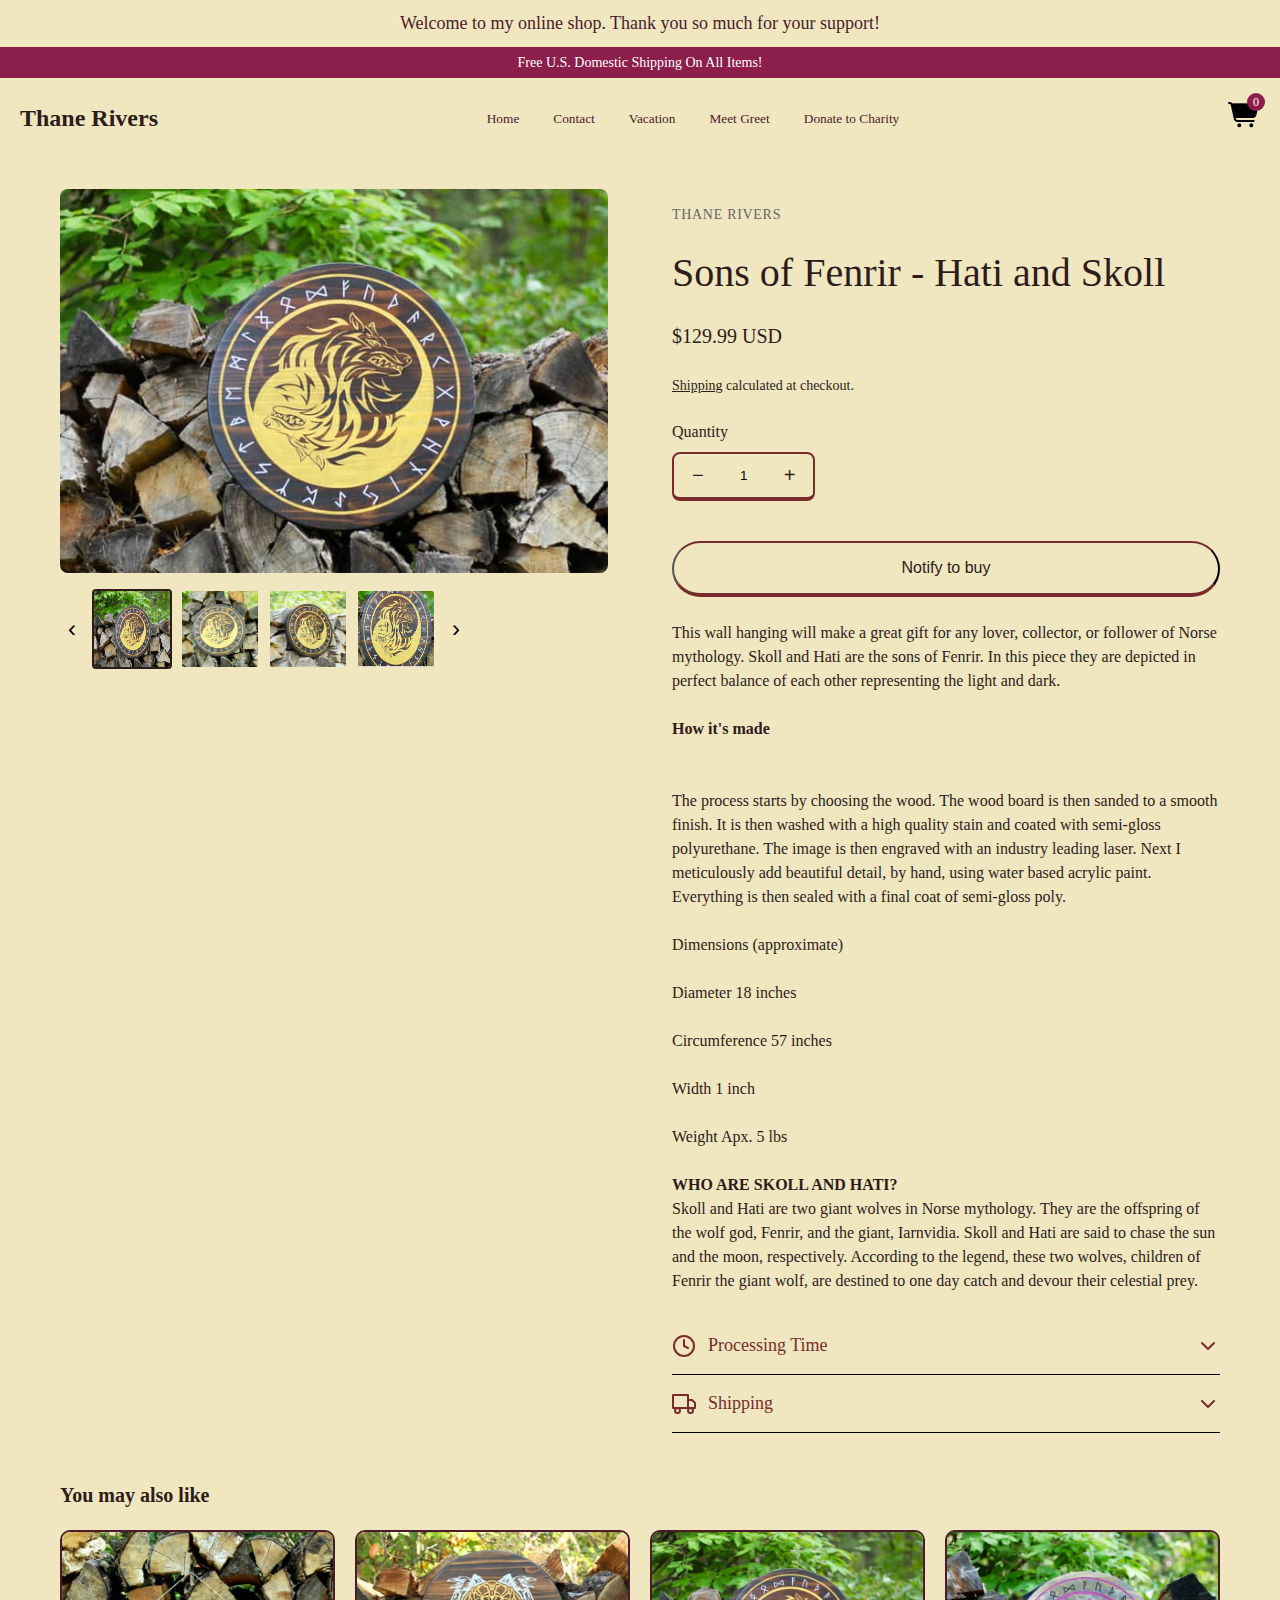
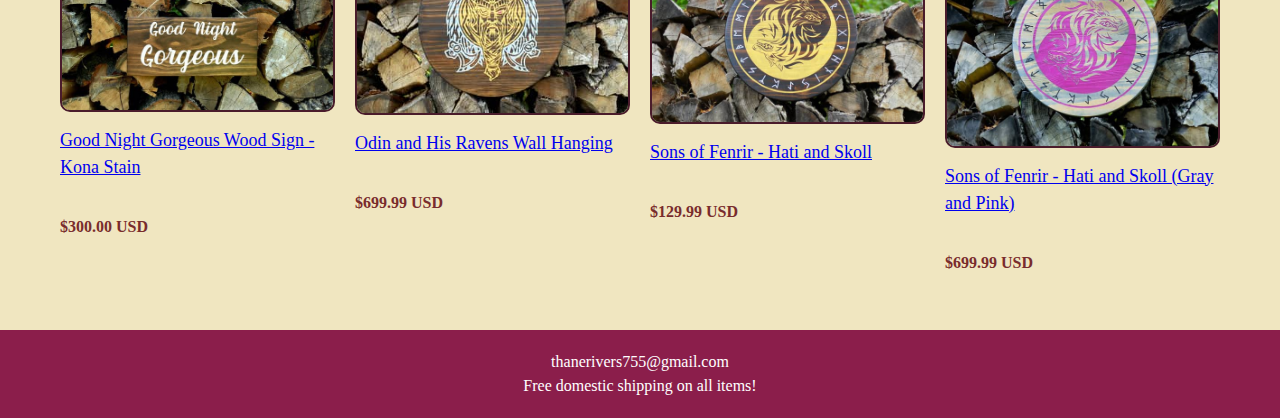
<file: pages/Sons of Fenrir - Hati and Skoll.html>
<!DOCTYPE html>
<html lang="en">
  <head>
    <meta charset="UTF-8" />
    <meta name="viewport" content="width=device-width, initial-scale=1.0" />
    <title>Sons of Fenrir - Hati and Skoll– Thane Rivers</title>
    <link rel="stylesheet" href="../styles/styles.css" />
  </head>
  <body>
    <div class="top-banner">
      Welcome to my online shop. Thank you so much for your support!
    </div>
    <div class="shipping-banner">Free U.S. Domestic Shipping On All Items!</div>
    <header>
      <div class="logo">Thane Rivers</div>
      <nav>
        <a href="../index.html"><small>Home</small></a>
        <a
          href="mailto: thanerivers755@gmail.com?subject=Inquires&body=1%20am%20interested%20in%20buy%20My%20name%is ."
          ><small>Contact</small></a
        >
        <a
          href="mailto: thanerivers755@gmail.com?subject=Inquires&body=1%20am%20interested%20in%20Vacation ."
          ><small>Vacation</small></a
        >
        <a
          href="mailto: thanerivers755@gmail.com?subject=Inquires&body=1%20am%20interested%20in%20Meet%20and%20greet%is ."
          ><small>Meet Greet</small></a
        >
        <a
          href="mailto: thanerivers755@gmail.com?subject=Inquires&body=1%20am%20interested%20in%20Donating%20to%20charity ."
          ><small>Donate to Charity</small></a
        >
      </nav>
      <div class="icons">
        <div class="icon">
          <a href="#"
            ><img
              src="../images/icons8-cart-32.png"
              alt="icons8-cart-32"
            /><span id="cart-count" class="cart-count">0</span></a
          >
        </div>
      </div>
    </header>

    <main class="container">
      <div class="product-layout">
        <div class="product-gallery">
          <div class="main-image">
            <img
              src="../images/sons-of-fenrir-hati-and-skoll.jpg"
              alt="Freya/Freyja Wall Hanging (Gray and Pink)"
            />
          </div>
          <div class="gallery-thumbnails">
            <button class="gallery-nav prev">‹</button>
            <div class="thumbnail-container">
              <img
                src="../images/sons-of-fenrir-hati-and-skoll1.webp"
                alt="Thumbnail 1"
                class="active"
              />
              <img
                src="../images/sons-of-fenrir-hati-and-skoll2.webp"
                alt="Thumbnail 2"
              />
              <img
                src="../images/sons-of-fenrir-hati-and-skoll3.webp"
                alt="Thumbnail 3"
              />
              <img
                src="../images/sons-of-fenrir-hati-and-skoll4.webp"
                alt="Thumbnail 4"
              />
            </div>
            <button class="gallery-nav next">›</button>
          </div>
        </div>

        <div class="product-info">
          <div class="brand">THANE RIVERS</div>
          <h1>Sons of Fenrir - Hati and Skoll</h1>

          <div class="price">
            <span class="regular-price">$129.99 USD</span>
          </div>

          <div class="shipping-info">
            <a href="#">Shipping</a> calculated at checkout.
          </div>

          <div class="quantity-selector">
            <label for="quantity">Quantity</label>
            <div class="quantity-wrapper">
              <button class="quantity-btn minus" id="decrease">−</button>
              <input type="number" id="quantity" value="1" min="1" />
              <button class="quantity-btn plus" id="increase">+</button>
            </div>
          </div>

          <div class="purchase-buttons">
            <button id="add-to-cart" class="add-to-cart">Notify to buy</button>
            <div id="cart-dropdown">
              <button class="close-btn">&times;</button>
              <h2>
                <p><small>You are about to buy</small></p>
              </h2>
              <div class="cart-item">
                <img
                  src="../images/sons-of-fenrir-hati-and-skoll.jpg"
                  alt="sons-of-fenrir-hati-and-skoll-(gray-and-pink)"
                />
                <div>
                  <h3>Sons of Fenrir - Hati and Skoll</h3>
                  <p>Quantity: <span id="cart-quantity"></span></p>
                </div>
              </div>
              <div class="cart-buttons">
                <button id="view-cart">
                  <a
                    href="mailto:thanerivers755@gmail.com?subject=Sons of Fenrir - Hati and Skoll&body=1%20am%20interested%20in%20buy%20Sons of Fenrir - Hati and Skoll ."
                    >Buy</a
                  >
                </button>
                <button id="continue-shopping">Continue shopping</button>
              </div>
            </div>
          </div>
          <div>
            <p>
              This wall hanging will make a great gift for any lover, collector,
              or follower of Norse mythology. Skoll and Hati are the sons of
              Fenrir. In this piece they are depicted in perfect balance of each
              other representing the light and dark.
            </p>

            <br />
            <p><b>How it's made</b></p>

            <br />
            <br />
            <p>
              The process starts by choosing the wood. The wood board is then
              sanded to a smooth finish. It is then washed with a high quality
              stain and coated with semi-gloss polyurethane. The image is then
              engraved with an industry leading laser. Next I meticulously add
              beautiful detail, by hand, using water based acrylic paint.
              Everything is then sealed with a final coat of semi-gloss poly.
            </p>

            <br />
            <p>Dimensions (approximate)</p>

            <br />
            <p>Diameter 18 inches</p>

            <br />
            <p>Circumference 57 inches</p>

            <br />
            <p>Width 1 inch</p>

            <br />
            <p>Weight Apx. 5 lbs</p>

            <p>
              <br /><b><b>WHO ARE SKOLL AND HATI?</b></b>
            </p>
            <p>
              Skoll and Hati are two giant wolves in Norse mythology. They are
              the offspring of the wolf god, Fenrir, and the giant, Iarnvidia.
              Skoll and Hati are said to chase the sun and the moon,
              respectively. According to the legend, these two wolves, children
              of Fenrir the giant wolf, are destined to one day catch and devour
              their celestial prey.
            </p>
          </div>
          <div class="shipping-accordion">
            <div class="accordion-item">
              <input
                type="checkbox"
                id="accordion-processing"
                class="accordion-toggle"
              />
              <label for="accordion-processing" class="accordion-trigger">
                <svg
                  xmlns="http://www.w3.org/2000/svg"
                  width="24"
                  height="24"
                  viewBox="0 0 24 24"
                  fill="none"
                  stroke="currentColor"
                  stroke-width="2"
                  stroke-linecap="round"
                  stroke-linejoin="round"
                  class="accordion-icon"
                >
                  <circle cx="12" cy="12" r="10" />
                  <polyline points="12 6 12 12 16 14" />
                </svg>
                Processing Time
                <svg
                  xmlns="http://www.w3.org/2000/svg"
                  width="24"
                  height="24"
                  viewBox="0 0 24 24"
                  fill="none"
                  stroke="currentColor"
                  stroke-width="2"
                  stroke-linecap="round"
                  stroke-linejoin="round"
                  class="chevron"
                >
                  <polyline points="6 9 12 15 18 9" />
                </svg>
              </label>
              <div class="accordion-content">
                <p>All products take 5-7 business days to process.</p>
              </div>
            </div>
            <div class="accordion-item">
              <input
                type="checkbox"
                id="accordion-shipping"
                class="accordion-toggle"
              />
              <label for="accordion-shipping" class="accordion-trigger">
                <svg
                  xmlns="http://www.w3.org/2000/svg"
                  width="24"
                  height="24"
                  viewBox="0 0 24 24"
                  fill="none"
                  stroke="currentColor"
                  stroke-width="2"
                  stroke-linecap="round"
                  stroke-linejoin="round"
                  class="accordion-icon"
                >
                  <rect x="1" y="3" width="15" height="13" />
                  <polygon points="16 8 20 8 23 11 23 16 16 16 16 8" />
                  <circle cx="5.5" cy="18.5" r="2.5" />
                  <circle cx="18.5" cy="18.5" r="2.5" />
                </svg>
                Shipping
                <svg
                  xmlns="http://www.w3.org/2000/svg"
                  width="24"
                  height="24"
                  viewBox="0 0 24 24"
                  fill="none"
                  stroke="currentColor"
                  stroke-width="2"
                  stroke-linecap="round"
                  stroke-linejoin="round"
                  class="chevron"
                >
                  <polyline points="6 9 12 15 18 9" />
                </svg>
              </label>
              <div class="accordion-content">
                <p>
                  Free domestic shipping via USPS Priority Mail. Shipping
                  upgrade available at checkout.
                </p>
              </div>
            </div>
          </div>
        </div>
      </div>
      <script src="../js/script.js"></script>
      <h2>You may also like</h2>
      <div class="products">
        <div class="product">
          <div class="image-container">
            <img
              src="../images/good-night-gorgeous-wood-sign-kona-stain.jpg"
              alt="Good Night Gorgeous Wood Sign - Kona Stain"
            />
          </div>
          <div class="product-info">
            <div class="product-title">
              <a href="../pages/Good Night Gorgeous Wood Sign - Kona Stain.html"
                >Good Night Gorgeous Wood Sign - Kona Stain</a
              >
            </div>
            <div class="product-price">$300.00 USD</div>
          </div>
        </div>
        <div class="product">
          <div class="image-container">
            <img
              src="../images/odin-and-his-ravens-wall-wanging.jpg"
              alt="Odin and His Ravens Wall Hanging"
            />
          </div>
          <div class="product-info">
            <div class="product-title">
              <a href="../pages/Odin and His Ravens Wall Hanging.html"
                >Odin and His Ravens Wall Hanging</a
              >
            </div>
            <div class="product-price">$699.99 USD</div>
          </div>
        </div>
        <div class="product">
          <div class="image-container">
            <img
              src="../images/sons-of-fenrir-hati-and-skoll.jpg"
              alt="Sons of Fenrir - Hati and Skoll"
            />
          </div>
          <div class="product-info">
            <div class="product-title">
              <a href="../pages/Sons of Fenrir - Hati and Skoll.html"
                >Sons of Fenrir - Hati and Skoll</a
              >
            </div>
            <div class="product-price">$129.99 USD</div>
          </div>
        </div>
        <div class="product">
          <div class="image-container">
            <img
              src="../images/sons-of-fenrir-hati-and-skoll-(gray-and-pink).jpg"
              alt="Sons of Fenrir - Hati and Skoll (Gray and Pink)"
            />
          </div>
          <div class="product-info">
            <div class="product-title">
              <a
                href="../pages/Sons of Fenrir - Hati and Skoll (Gray and Pink).html"
                ><p>Sons of Fenrir - Hati and Skoll (Gray and Pink)</p></a
              >
            </div>
            <div class="product-price">$699.99 USD</div>
          </div>
        </div>
      </div>
    </main>
    <footer>
      <p>thanerivers755@gmail.com</p>
      <p>Free domestic shipping on all items!</p>
    </footer>
  </body>
</html>
</file>
<file: styles/styles.css>
/* Base styles */
:root {
    --background: #f0e6c0;
    --text: #2d1c1a;
    --border: maroon;
    --shop-pay: #5469d4;
}

* {
    margin: 0;
    padding: 0;
    box-sizing: border-box;
}

body {
    font-family: 'Cinzel', serif;
    background-color: var(--background);
    color: var(--text);
    line-height: 1.5;
}

.container {
    max-width: 1200px;
    margin: 0 auto;
    padding: 0 20px;
}

/* Header styles */

/* 

nav {
    display: flex;
    justify-content: space-between;
    align-items: center;
}



.nav-links {
    display: flex;
    gap: 2rem;
}

.nav-links a {
    color: var(--text);
    text-decoration: none;
}

.nav-icons {
    display: flex;
    gap: 1rem;
}

.icon {
    text-decoration: none;
    font-size: 1.2rem; */
    nav a {
        color: #4a1c2b;
        text-decoration: none;
        margin: 0 15px;
    }
    
    .icons {
        display: flex;
        gap: 15px;
    }
    
    .icon {
        position: relative;
    }
    
    .cart-count {
        position: absolute;
        top: -5px;
        right: -5px;
        background-color: #8b1e4b;
        color: white;
        border-radius: 50%;
        width: 18px;
        height: 18px;
        display: flex;
        justify-content: center;
        align-items: center;
        font-size: 12px;
    }

/* Product layout */
.product-layout {
    display: grid;
    grid-template-columns: 1fr 1fr;
    gap: 4rem;
    padding: 2rem 0;
}

/* Gallery styles */
.product-gallery {
    display: flex;
    flex-direction: column;
    gap: 1rem;
}

.main-image {
    border-radius: 0.5rem;
    overflow: hidden;
}

.main-image img {
    width: 100%;
    height: auto;
    display: block;
}

.gallery-thumbnails {
    display: flex;
    align-items: center;
    gap: 0.5rem;
}

.thumbnail-container {
    display: flex;
    gap: 0.5rem;
    overflow-x: auto;
    scrollbar-width: none;
}

.thumbnail-container img {
    width: 80px;
    height: 80px;
    border-radius: 0.25rem;
    cursor: pointer;
    border: 2px solid transparent;
}

.thumbnail-container img.active {
    border-color: var(--text);
}

.gallery-nav {
    background: none;
    border: none;
    font-size: 1.5rem;
    cursor: pointer;
    padding: 0 0.5rem;
}

/* Product info styles */
.product-info {
    display: flex;
    flex-direction: column;
    gap: 1.5rem;
}

.brand {
    font-size: 0.875rem;
    letter-spacing: 0.05em;
    color: #666;
}

h1 {
    font-family: serif;
    font-size: 2.5rem;
    font-weight: normal;
    line-height: 1.2;
}

.price {
    font-size: 1.25rem;
}

.shipping-info {
    font-size: 0.875rem;
}

.shipping-info a {
    color: inherit;
    text-decoration: underline;
}

/* Quantity selector */
.quantity-selector {
    display: flex;
    flex-direction: column;
    gap: 0.5rem;
}

.quantity-wrapper {
    display: flex;
    align-items: center;
    border: 1px solid var(--border);
    border-radius: 0.5rem;
    width: fit-content;
}

.quantity-btn {
    background: none;
    border: none;
    padding: 0.5rem 1rem;
    cursor: pointer;
}

#quantity {
    width: 3rem;
    text-align: center;
    border: none;
    background: none;
    -moz-appearance: textfield;
}

#quantity::-webkit-outer-spin-button,
#quantity::-webkit-inner-spin-button {
    -webkit-appearance: none;
    margin: 0;
}

/* Purchase buttons */
.purchase-buttons {
    display: flex;
    flex-direction: column;
    gap: 0.75rem;
}



.shop-pay {
    background-color: var(--shop-pay);
    color: white;
    border: none;
    padding: 1rem;
    border-radius: 0.5rem;
    cursor: pointer;
    font-size: 1rem;
}

.more-options {
    background: none;
    border: none;
    color: var(--text);
    text-decoration: underline;
    cursor: pointer;
    padding: 0.5rem;
}

/* Responsive design */
@media (max-width: 768px) {
    .product-layout {
        grid-template-columns: 1fr;
        gap: 2rem;
    }

    h1 {
        font-size: 2rem;
    }

    .nav-links {
        display: none;
    }
}
.quantity-wrapper {
    display: flex;
    align-items: center;
    border-bottom: 4px solid  #792c2c;
    border-left: 2px solid #792c2c;
    border-right: 2px solid  #792c2c;
    border-radius: 8px;
    border-top: 2px solid  #792c2c;
    width: fit-content;
    background: var(--background);
    padding: 2px;
}

.quantity-btn {
    background: none;
    border: none;
    color: var(--border-color);
    font-size: 20px;
    padding: 8px 16px;
    cursor: pointer;
    transition: opacity 0.2s;
}

.quantity-btn:hover {
    opacity: 0.7;
}

.quantity-input {
    width: 40px;
    text-align: center;
    border: none;
    background: none;
    font-size: 16px;
    color: var(--text-color);
    -moz-appearance: textfield;
}

.quantity-input::-webkit-outer-spin-button,
.quantity-input::-webkit-inner-spin-button {
    -webkit-appearance: none;
    margin: 0;
}

.add-to-cart {
    display: block;
    width: 100%;
    padding: 16px;
    margin-top: 16px ;
    background: var(--background);
    border-bottom: 4px solid  #792c2c;
    border-top: 2px solid  #792c2c;
    border-radius: 50px;
    color: var(--text-color);
    font-size: 16px;
    cursor: pointer;
    transition: all 0.2s ease;
}



/* Optional: Add focus styles for accessibility */
.quantity-btn:focus,
.quantity-input:focus,
.add-to-cart:focus {
    outline: none;
    box-shadow: 0 0 0 2px var(--background), 0 0 0 4px var(--border-color);
}
.top-banner {
    background-color:#f0e6c0;
    color: #4a1c2b;
    text-align: center;
    padding: 10px 0;
    font-size: 18px;
}

.shipping-banner {
    background-color: #8b1e4b;
    color: white;
    text-align: center;
    padding: 5px 0;
    font-size: 14px;
}

header {
    background-color: #f0e6c0;
    padding: 20px;
    display: flex;
    justify-content: space-between;
    align-items: center;
}

.logo {
    font-size: 24px;
    font-weight: bold;
}
h2 {
    font-size: 20px;
    margin-bottom: 20px;
    font-family: 'Cinzel', serif;
}

.products {
    display: grid;
    grid-template-columns: repeat(auto-fit, minmax(250px, 1fr));
    gap: 20px;
}

.product {
    display: flex;
    flex-direction: column;
}

.image-container {
    border: 2px solid #4a1c2b;
    border-radius: 10px;
    overflow: hidden;
}

.product img {
    width: 100%;
    height: auto;
    display: block;
}

.product-info {
    padding: 15px 0;
    text-align: left;
}

.product-title {
    font-size: 18px;
    margin-bottom: 10px;
}

.product-price {
    color: #792c2c;
    font-weight: bold;
}
footer {
    background-color: #8b1e4b;
    color: white;
    text-align: center;
    padding: 20px 0;
    margin-top: 40px;
}
.shipping-accordion {
    max-width: 600px;
    margin: 0 auto;
    background-color: #f0e6c0;
}

.accordion-item {
    border-bottom: 1px solid black;
}

.accordion-toggle {
    display: none;
}

.accordion-trigger {
    display: flex;
    align-items: center;
    padding: 15px 0;
    cursor: pointer;
    color: #792c2c;
    font-size: 18px;
    font-weight: 500;
}

.accordion-icon {
    margin-right: 12px;
    flex-shrink: 0;
}

.chevron {
    margin-left: auto;
    transition: transform 0.3s ease;
}

.accordion-toggle:checked + .accordion-trigger .chevron {
    transform: rotate(180deg);
}

.accordion-content {
    max-height: 0;
    overflow: hidden;
    transition: max-height 0.3s ease;
}

.accordion-toggle:checked + .accordion-trigger + .accordion-content {
    max-height: 1000px;
}

.accordion-content p {
    margin: 0;
    padding: 15px 0;
    color: #792c2c;
    line-height: 1.6;
}
#cart-dropdown {
    position: fixed;
    top: 20px;
    right: 20px;
    background-color: #f0e6c0;
    border: 1px solid #4a0e0e;
    padding: 20px;
    display: none;
    box-shadow: 0 4px 6px rgba(0, 0, 0, 0.1);
    border-radius: 8px;
    max-width: 300px;
}

.close-btn {
    position: absolute;
    top: 5px;
    right: 5px;
    background: none;
    border: none;
    font-size: 1.2em;
    cursor: pointer;
    color: #4a0e0e;
}

.cart-item {
    display: flex;
    align-items: center;
    margin-bottom: 10px;
}

.cart-item img {
    width: 50px;
    height: 50px;
    margin-right: 10px;
    object-fit: cover;
    border-radius: 4px;
}

.cart-buttons {
    display: flex;
    flex-direction: column;
    gap: 10px;
}

.cart-buttons button {
    padding: 10px;
    margin-top: 16px ;
    background: var(--background);
    border-bottom: 4px solid  #792c2c;
    border-top: 2px solid  #792c2c;
    border-radius: 50px;
}

.cart-buttons button:last-child {
    margin-top: 16px ;
    color: white;
    background: #8b1e4b;
    border-bottom: 4px solid  #1c0909;
    border-left: black;
    border-right: black;
    
    border-radius: 50px;

}
h3{
    font-size: 15px;
}

.cart-item {
    display: flex;
    justify-content: space-between;
    margin: 10px auto;
    max-width: 600px;
    border-bottom: 1px solid #ddd;
    padding: 10px 0;
}
.button {
    background-color: #9b2242;
    color: #fff;
    padding: 10px 20px;
    border: none;
    border-radius: 5px;
    cursor: pointer;
    

}
.button:hover {
    background-color: #6f162e;
    justify-content: center;
}
.Your-Cart{
    font-size: 50px;
    justify-items: center;

   
    
}
.cart-things{
    display: center;
    justify-content: center;
    align-items: center;
}
.cart-items{
    justify-items: center;
    align-items: center;
}
.continue-shopping-btn{
    background-color: #9b2242;
    color: #fff;
    padding: 10px 20px;
    border: none;
    border-radius: 5px;
    cursor: pointer;
    
}
</file>
